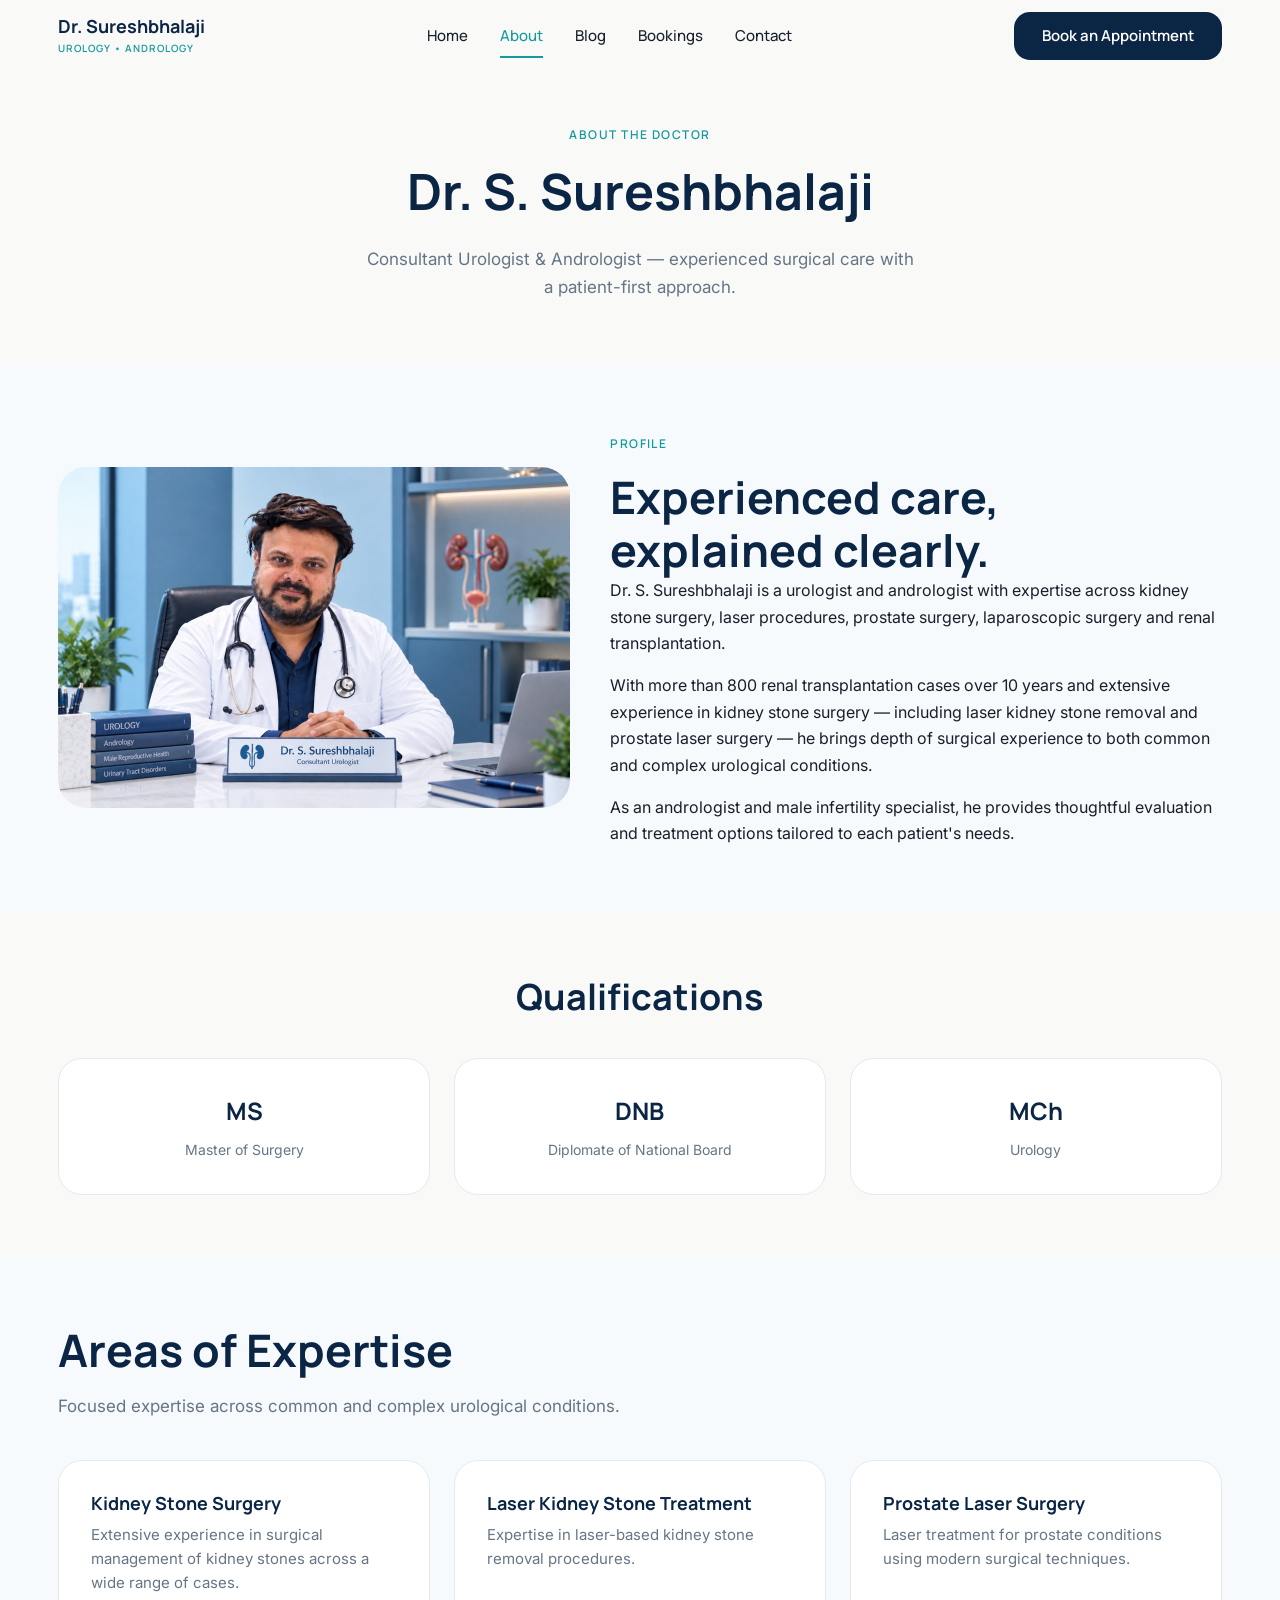
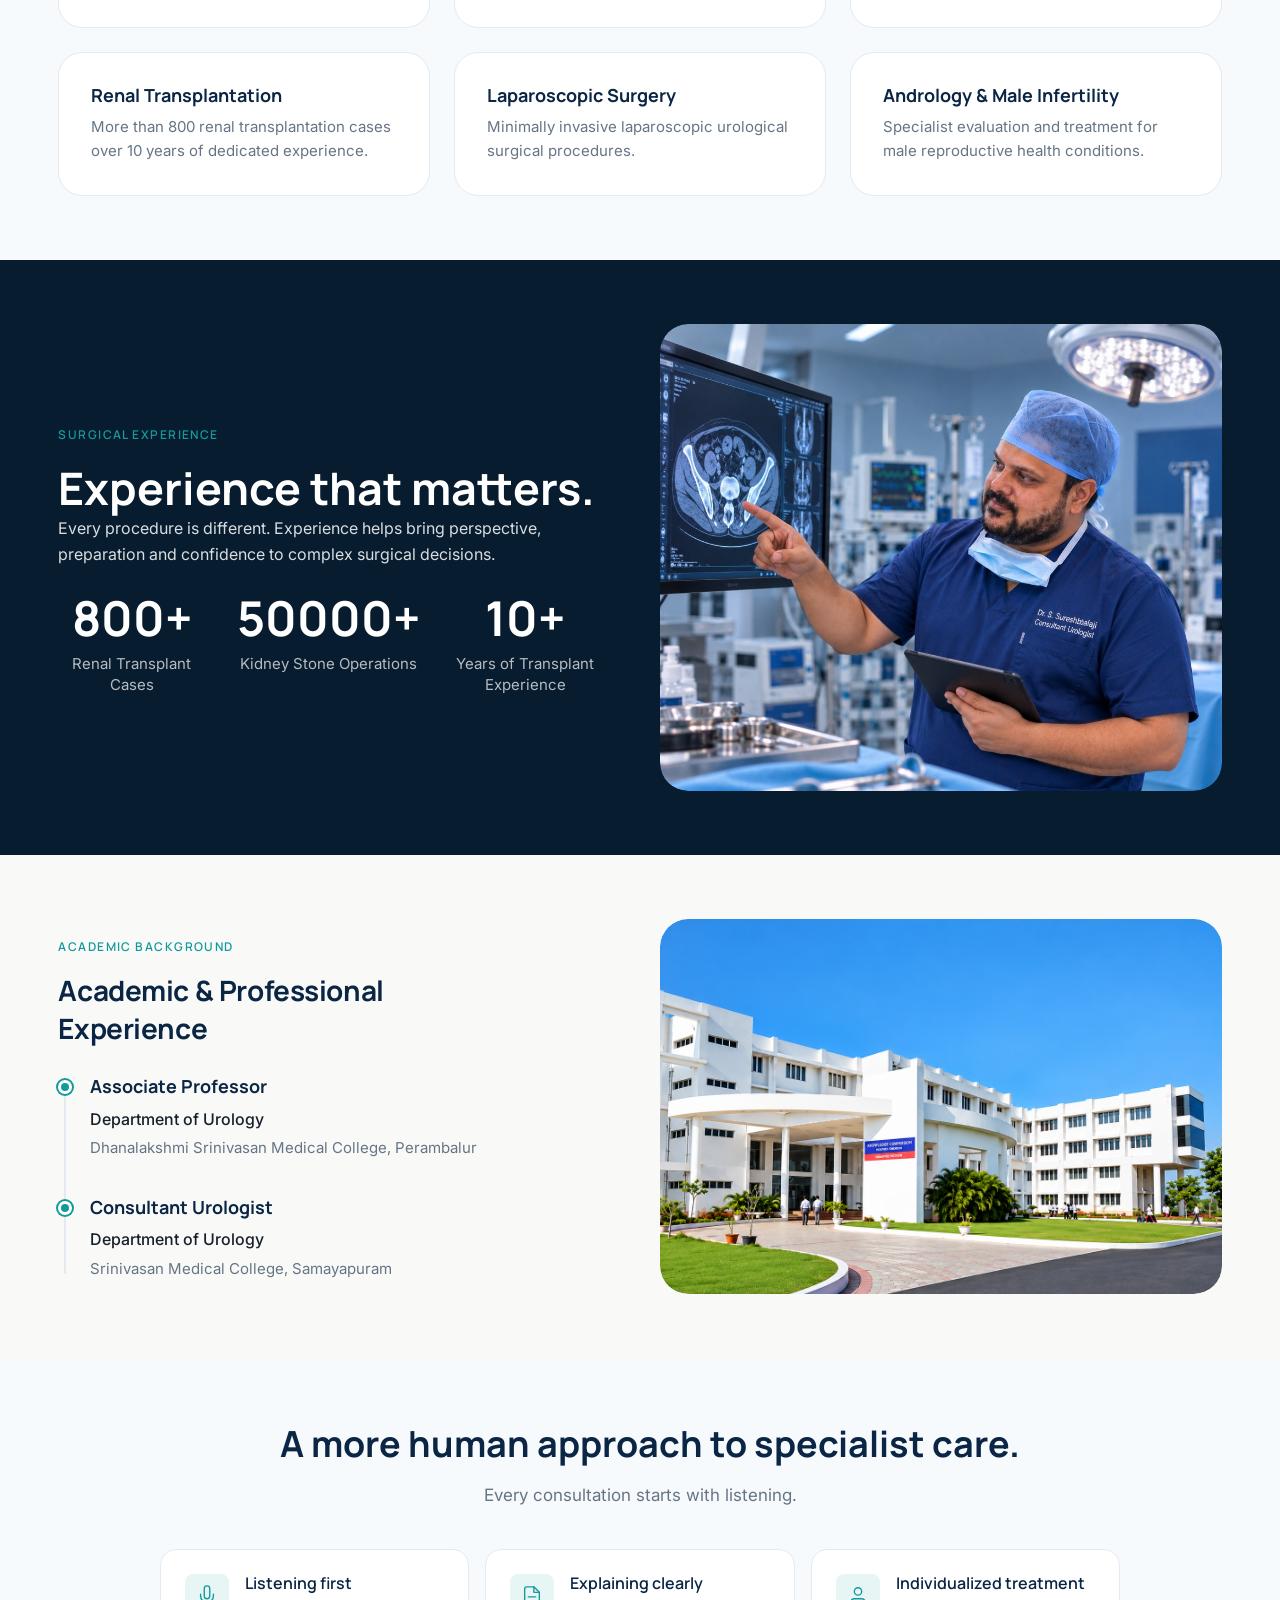
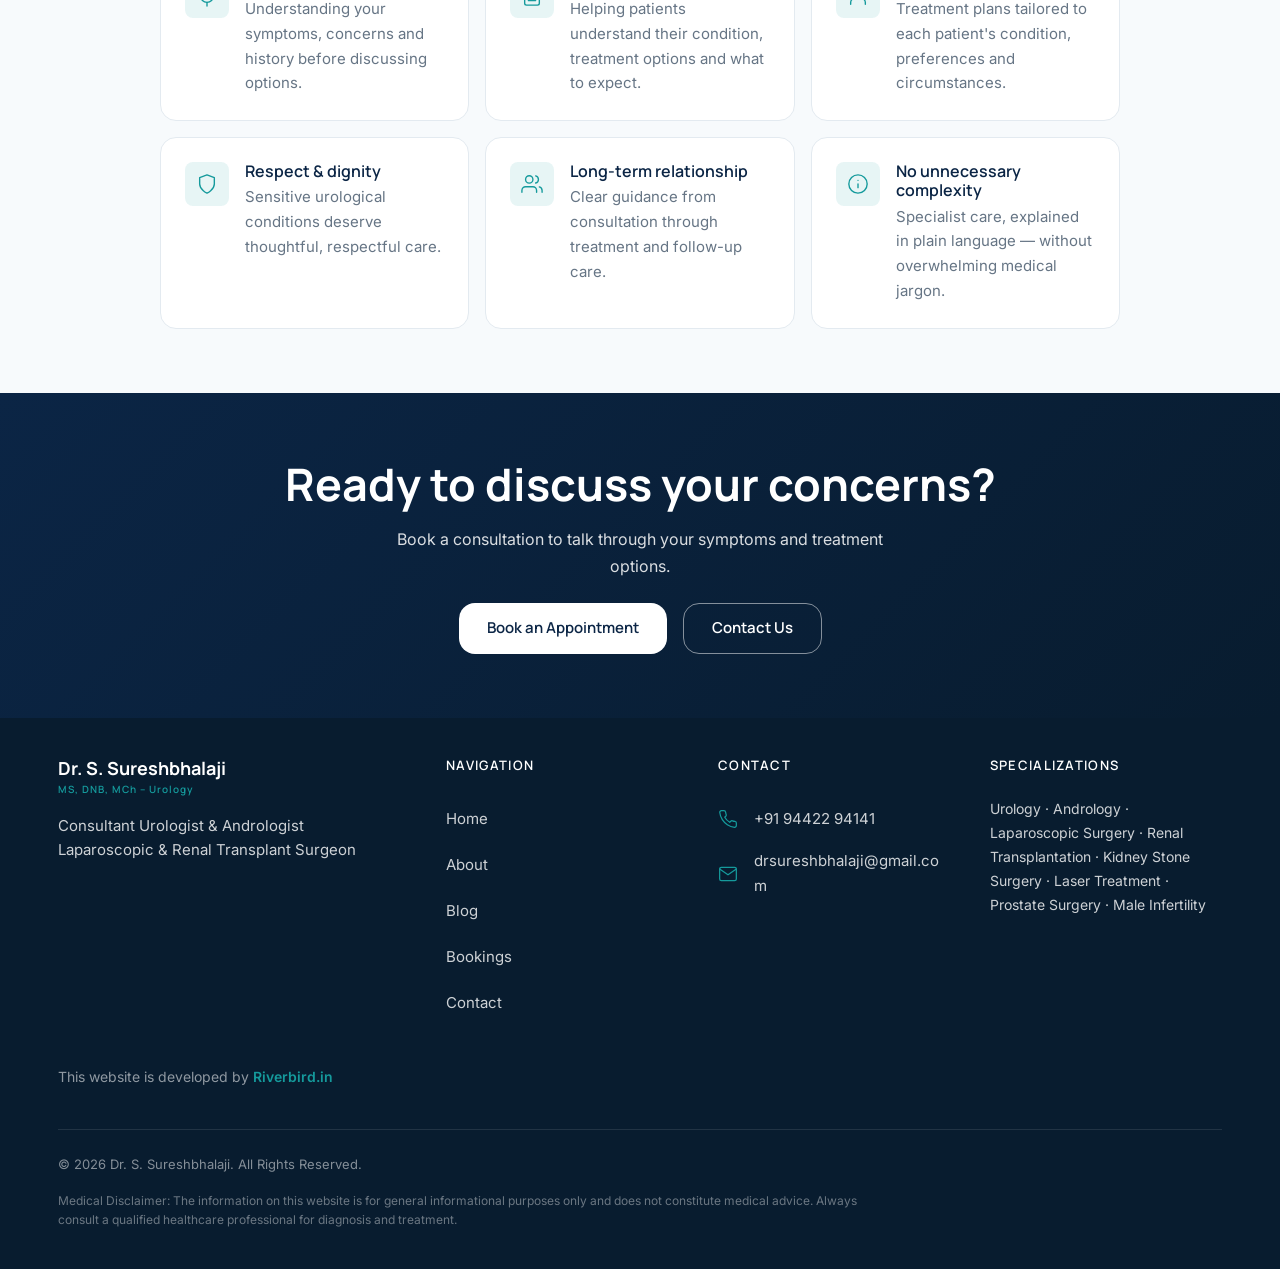
<file: about.html>
<!DOCTYPE html>
<html lang="en">

<head>
  <meta charset="UTF-8">
  <meta name="viewport" content="width=device-width, initial-scale=1.0, viewport-fit=cover">
  <title>About Dr. S. Sureshbhalaji | Urologist &amp; Andrologist</title>
  <meta name="description"
    content="Learn about Dr. S. Sureshbhalaji — qualifications, surgical experience, academic background and patient-first approach to urological care.">
  <link rel="canonical" href="https://[YOUR-DOMAIN]/about.html">
  <meta property="og:title" content="About Dr. S. Sureshbhalaji">
  <meta property="og:description"
    content="Consultant Urologist &amp; Andrologist with expertise in kidney stone surgery, laser procedures, prostate surgery and renal transplantation.">
  <meta property="og:type" content="website">
  <meta property="og:url" content="https://[YOUR-DOMAIN]/about.html">
  <meta name="referrer" content="strict-origin-when-cross-origin">
  <link rel="preconnect" href="https://fonts.googleapis.com">
  <link rel="preconnect" href="https://fonts.gstatic.com" crossorigin>
  <link
    href="https://fonts.googleapis.com/css2?family=Inter:wght@400;500;600&family=Manrope:wght@500;600;700;800&display=swap"
    rel="stylesheet">
  <link rel="stylesheet" href="css/variables.css">
  <link rel="stylesheet" href="css/base.css">
  <link rel="stylesheet" href="css/components.css">
  <link rel="stylesheet" href="css/layout.css">
  <link rel="stylesheet" href="css/responsive.css">
  <link rel="stylesheet" href="css/animations.css">
</head>

<body>

  <header class="site-header site-header--solid">
    <div class="container site-header__inner">
      <a href="index.html" class="site-header__logo brand-mark" aria-label="Dr. Sureshbhalaji — Home">
        <div class="brand-mark__name">Dr. Sureshbhalaji</div>
        <div class="brand-mark__tagline">UROLOGY • ANDROLOGY</div>
      </a>
      <nav class="site-nav" aria-label="Main navigation">
        <ul class="site-nav__list">
          <li><a href="index.html" class="site-nav__link" data-nav-link>Home</a></li>
          <li><a href="about.html" class="site-nav__link" data-nav-link>About</a></li>
          <li><a href="blog.html" class="site-nav__link" data-nav-link data-blog-link>Blog</a></li>
          <li><a href="bookings.html" class="site-nav__link" data-nav-link>Bookings</a></li>
          <li><a href="contact.html" class="site-nav__link" data-nav-link>Contact</a></li>
        </ul>
      </nav>
      <div class="site-header__actions">
        <a href="bookings.html" class="btn btn--primary site-header__cta">Book an Appointment</a>
      </div>
      <button class="menu-toggle" aria-label="Open menu" aria-expanded="false" aria-controls="mobile-nav">
        <span class="menu-toggle__bar"></span>
        <span class="menu-toggle__bar"></span>
        <span class="menu-toggle__bar"></span>
      </button>
    </div>
  </header>

  <div class="mobile-nav" id="mobile-nav" aria-hidden="true">
    <div class="mobile-nav__overlay" aria-hidden="true"></div>
    <div class="mobile-nav__panel" tabindex="-1" role="dialog" aria-label="Mobile navigation">
      <ul class="mobile-nav__list">
        <li><a href="index.html" class="mobile-nav__link" data-nav-link>Home</a></li>
        <li><a href="about.html" class="mobile-nav__link" data-nav-link>About</a></li>
        <li><a href="blog.html" class="mobile-nav__link" data-nav-link data-blog-link>Blog</a></li>
        <li><a href="bookings.html" class="mobile-nav__link" data-nav-link>Bookings</a></li>
        <li><a href="contact.html" class="mobile-nav__link" data-nav-link>Contact</a></li>
      </ul>
      <a href="bookings.html" class="btn btn--primary btn--full mobile-nav__cta">Book an Appointment</a>
    </div>
  </div>

  <main>

    <section class="page-hero" aria-labelledby="page-heading">
      <div class="container reveal">
        <span class="eyebrow">About the Doctor</span>
        <h1 id="page-heading">Dr. S. Sureshbhalaji</h1>
        <p>Consultant Urologist &amp; Andrologist — experienced surgical care with a patient-first approach.</p>
      </div>
    </section>

    <!-- Doctor Profile -->
    <section class="section" aria-labelledby="profile-heading">
      <div class="container">
        <div class="profile-grid">
          <div class="profile-grid__image reveal">
            <div class="image-frame">
              <img class="doctor-portrait doctor-portrait--about" data-image="doctorAbout"
                src="assets/images/doctor-about.jpg" alt="Dr. S. Sureshbhalaji — Consultant Urologist in his office"
                width="1024" height="682" loading="lazy">
            </div>
          </div>
          <div class="reveal">
            <span class="eyebrow">Profile</span>
            <h2 id="profile-heading">Experienced care, explained clearly.</h2>
            <p>Dr. S. Sureshbhalaji is a urologist and andrologist with expertise across kidney stone surgery, laser
              procedures, prostate surgery, laparoscopic surgery and renal transplantation.</p>
            <p>With more than 800 renal transplantation cases over 10 years and extensive experience in kidney stone
              surgery — including laser kidney stone removal and prostate laser surgery — he brings depth of surgical
              experience to both common and complex urological conditions.</p>
            <p>As an andrologist and male infertility specialist, he provides thoughtful evaluation and treatment
              options tailored to each patient's needs.</p>
          </div>
        </div>
      </div>
    </section>

    <!-- Qualifications -->
    <section class="section section--warm" aria-labelledby="qualifications-heading">
      <div class="container">
        <div class="section-header section-header--center reveal">
          <h2 id="qualifications-heading">Qualifications</h2>
        </div>
        <div class="qual-grid">
          <div class="card qual-card reveal">
            <div class="qual-card__degree">MS</div>
            <div class="qual-card__field">Master of Surgery</div>
          </div>
          <div class="card qual-card reveal">
            <div class="qual-card__degree">DNB</div>
            <div class="qual-card__field">Diplomate of National Board</div>
          </div>
          <div class="card qual-card reveal">
            <div class="qual-card__degree">MCh</div>
            <div class="qual-card__field">Urology</div>
          </div>
        </div>
      </div>
    </section>

    <!-- Areas of Expertise -->
    <section class="section" aria-labelledby="about-expertise-heading">
      <div class="container">
        <div class="section-header reveal">
          <h2 id="about-expertise-heading">Areas of Expertise</h2>
          <p>Focused expertise across common and complex urological conditions.</p>
        </div>
        <div class="expertise-grid">
          <article class="card reveal">
            <h3 class="card__title">Kidney Stone Surgery</h3>
            <p class="card__text">Extensive experience in surgical management of kidney stones across a wide range of
              cases.</p>
          </article>
          <article class="card reveal">
            <h3 class="card__title">Laser Kidney Stone Treatment</h3>
            <p class="card__text">Expertise in laser-based kidney stone removal procedures.</p>
          </article>
          <article class="card reveal">
            <h3 class="card__title">Prostate Laser Surgery</h3>
            <p class="card__text">Laser treatment for prostate conditions using modern surgical techniques.</p>
          </article>
          <article class="card reveal">
            <h3 class="card__title">Renal Transplantation</h3>
            <p class="card__text">More than 800 renal transplantation cases over 10 years of dedicated experience.</p>
          </article>
          <article class="card reveal">
            <h3 class="card__title">Laparoscopic Surgery</h3>
            <p class="card__text">Minimally invasive laparoscopic urological surgical procedures.</p>
          </article>
          <article class="card reveal">
            <h3 class="card__title">Andrology &amp; Male Infertility</h3>
            <p class="card__text">Specialist evaluation and treatment for male reproductive health conditions.</p>
          </article>
        </div>
      </div>
    </section>

    <!-- Surgical Experience -->
    <section class="section section--dark" aria-labelledby="surgical-exp-heading">
      <div class="container">
        <div class="split-grid">
          <div class="split-grid__content reveal">
            <span class="eyebrow" style="color: var(--color-secondary);">Surgical Experience</span>
            <h2 id="surgical-exp-heading">Experience that matters.</h2>
            <p>Every procedure is different. Experience helps bring perspective, preparation and confidence to complex
              surgical decisions.</p>
            <div class="experience-stats" style="margin-top: var(--gap-lg); margin-bottom: 0;">
              <div class="stat">
                <div class="stat__number">800+</div>
                <div class="stat__label">Renal Transplant Cases</div>
              </div>
              <div class="stat">
                <div class="stat__number">50000+</div>
                <div class="stat__label">Kidney Stone Operations</div>
              </div>
              <div class="stat">
                <div class="stat__number">10+</div>
                <div class="stat__label">Years of Transplant Experience</div>
              </div>
            </div>
          </div>
          <div class="split-grid__visual reveal">
            <div class="image-frame image-frame--ratio-6-5">
              <img class="split-grid__photo split-grid__photo--surgery" data-image="surgery"
                src="assets/images/surgery.jpg" alt="Dr. S. Sureshbhalaji in the surgical environment reviewing imaging"
                width="1024" height="853" loading="lazy">
            </div>
          </div>
        </div>
      </div>
    </section>

    <!-- Academic Experience -->
    <section class="section section--warm" aria-labelledby="about-academic-heading">
      <div class="container">
        <div class="split-grid">
          <div class="split-grid__content reveal">
            <span class="eyebrow">Academic Background</span>
            <h2 id="about-academic-heading" class="heading-subsection">Academic &amp; Professional<br>Experience</h2>
            <div class="timeline">
              <div class="timeline__item">
                <div class="timeline__role">Associate Professor</div>
                <div class="timeline__dept">Department of Urology</div>
                <div class="timeline__institution">Dhanalakshmi Srinivasan Medical College, Perambalur</div>
              </div>
              <div class="timeline__item">
                <div class="timeline__role">Consultant Urologist</div>
                <div class="timeline__dept">Department of Urology</div>
                <div class="timeline__institution">Srinivasan Medical College, Samayapuram</div>
              </div>
            </div>
          </div>
          <div class="split-grid__visual reveal">
            <div class="image-frame image-frame--ratio-3-2">
              <img class="split-grid__photo split-grid__photo--hospital" data-image="hospital"
                src="assets/images/hospital_2.png" alt="Modern hospital reception and clinical environment" width="1024"
                height="682" loading="lazy">
            </div>
          </div>
        </div>
      </div>
    </section>

    <!-- Personal Approach -->
    <section class="section" aria-labelledby="approach-heading">
      <div class="container">
        <div class="section-header section-header--center reveal">
          <h2 id="approach-heading">A more human approach to specialist care.</h2>
          <p>Every consultation starts with listening.</p>
        </div>
        <div class="approach-grid">
          <div class="approach-item reveal">
            <div class="approach-item__icon" aria-hidden="true">
              <svg viewBox="0 0 24 24" fill="none" stroke="currentColor" stroke-width="1.5" stroke-linecap="round"
                stroke-linejoin="round">
                <path d="M12 1a3 3 0 0 0-3 3v8a3 3 0 0 0 6 0V4a3 3 0 0 0-3-3z" />
                <path d="M19 10v2a7 7 0 0 1-14 0v-2" />
                <line x1="12" y1="19" x2="12" y2="23" />
              </svg>
            </div>
            <div>
              <h3 class="approach-item__title">Listening first</h3>
              <p class="approach-item__text">Understanding your symptoms, concerns and history before discussing
                options.</p>
            </div>
          </div>
          <div class="approach-item reveal">
            <div class="approach-item__icon" aria-hidden="true">
              <svg viewBox="0 0 24 24" fill="none" stroke="currentColor" stroke-width="1.5" stroke-linecap="round"
                stroke-linejoin="round">
                <path d="M14 2H6a2 2 0 0 0-2 2v16a2 2 0 0 0 2 2h12a2 2 0 0 0 2-2V8z" />
                <polyline points="14 2 14 8 20 8" />
                <line x1="16" y1="13" x2="8" y2="13" />
                <line x1="16" y1="17" x2="8" y2="17" />
              </svg>
            </div>
            <div>
              <h3 class="approach-item__title">Explaining clearly</h3>
              <p class="approach-item__text">Helping patients understand their condition, treatment options and what to
                expect.</p>
            </div>
          </div>
          <div class="approach-item reveal">
            <div class="approach-item__icon" aria-hidden="true">
              <svg viewBox="0 0 24 24" fill="none" stroke="currentColor" stroke-width="1.5" stroke-linecap="round"
                stroke-linejoin="round">
                <path d="M20 21v-2a4 4 0 0 0-4-4H8a4 4 0 0 0-4 4v2" />
                <circle cx="12" cy="7" r="4" />
              </svg>
            </div>
            <div>
              <h3 class="approach-item__title">Individualized treatment</h3>
              <p class="approach-item__text">Treatment plans tailored to each patient's condition, preferences and
                circumstances.</p>
            </div>
          </div>
          <div class="approach-item reveal">
            <div class="approach-item__icon" aria-hidden="true">
              <svg viewBox="0 0 24 24" fill="none" stroke="currentColor" stroke-width="1.5" stroke-linecap="round"
                stroke-linejoin="round">
                <path d="M12 22s8-4 8-10V5l-8-3-8 3v7c0 6 8 10 8 10z" />
              </svg>
            </div>
            <div>
              <h3 class="approach-item__title">Respect &amp; dignity</h3>
              <p class="approach-item__text">Sensitive urological conditions deserve thoughtful, respectful care.</p>
            </div>
          </div>
          <div class="approach-item reveal">
            <div class="approach-item__icon" aria-hidden="true">
              <svg viewBox="0 0 24 24" fill="none" stroke="currentColor" stroke-width="1.5" stroke-linecap="round"
                stroke-linejoin="round">
                <path d="M17 21v-2a4 4 0 0 0-4-4H5a4 4 0 0 0-4 4v2" />
                <circle cx="9" cy="7" r="4" />
                <path d="M23 21v-2a4 4 0 0 0-3-3.87" />
                <path d="M16 3.13a4 4 0 0 1 0 7.75" />
              </svg>
            </div>
            <div>
              <h3 class="approach-item__title">Long-term relationship</h3>
              <p class="approach-item__text">Clear guidance from consultation through treatment and follow-up care.</p>
            </div>
          </div>
          <div class="approach-item reveal">
            <div class="approach-item__icon" aria-hidden="true">
              <svg viewBox="0 0 24 24" fill="none" stroke="currentColor" stroke-width="1.5" stroke-linecap="round"
                stroke-linejoin="round">
                <circle cx="12" cy="12" r="10" />
                <path d="M12 16v-4" />
                <path d="M12 8h.01" />
              </svg>
            </div>
            <div>
              <h3 class="approach-item__title">No unnecessary complexity</h3>
              <p class="approach-item__text">Specialist care, explained in plain language — without overwhelming medical
                jargon.</p>
            </div>
          </div>
        </div>
      </div>
    </section>

    <!-- CTA -->
    <section class="section cta-section" aria-labelledby="about-cta-heading">
      <div class="container reveal">
        <h2 id="about-cta-heading">Ready to discuss your concerns?</h2>
        <p>Book a consultation to talk through your symptoms and treatment options.</p>
        <div class="btn-group btn-group--responsive">
          <a href="bookings.html" class="btn btn--white">Book an Appointment</a>
          <a href="contact.html" class="btn btn--outline-white">Contact Us</a>
        </div>
      </div>
    </section>

  </main>

  <footer class="site-footer">
    <div class="container">
      <div class="site-footer__grid">
        <div class="site-footer__brand">
          <div class="brand-mark">
            <div class="brand-mark__name">Dr. S. Sureshbhalaji</div>
            <div class="brand-mark__tagline">MS, DNB, MCh – Urology</div>
          </div>
          <p>Consultant Urologist &amp; Andrologist<br>Laparoscopic &amp; Renal Transplant Surgeon</p>
        </div>
        <div>
          <h3 class="site-footer__heading">Navigation</h3>
          <nav class="site-footer__links" aria-label="Footer navigation">
            <a href="index.html">Home</a>
            <a href="about.html">About</a>
            <a href="blog.html" data-blog-link>Blog</a>
            <a href="bookings.html">Bookings</a>
            <a href="contact.html">Contact</a>
          </nav>
        </div>
        <div>
          <h3 class="site-footer__heading">Contact</h3>
          <div class="site-footer__contact">
            <a href="tel:+919442294141" class="site-footer__contact-link" data-contact-phone>
              <svg class="site-footer__contact-icon" viewBox="0 0 24 24" fill="none" stroke="currentColor"
                stroke-width="1.5" stroke-linecap="round" stroke-linejoin="round" aria-hidden="true">
                <path
                  d="M22 16.92v3a2 2 0 0 1-2.18 2 19.79 19.79 0 0 1-8.63-3.07 19.5 19.5 0 0 1-6-6 19.79 19.79 0 0 1-3.07-8.67A2 2 0 0 1 4.11 2h3a2 2 0 0 1 2 1.72c.127.96.361 1.903.7 2.81a2 2 0 0 1-.45 2.11L8.09 9.91a16 16 0 0 0 6 6l1.27-1.27a2 2 0 0 1 2.11-.45c.907.339 1.85.573 2.81.7A2 2 0 0 1 22 16.92z" />
              </svg>
              <span class="site-footer__contact-text">+91 94422 94141</span>
            </a>
            <a href="mailto:drsureshbhalaji@gmail.com" class="site-footer__contact-link" data-contact-email>
              <svg class="site-footer__contact-icon" viewBox="0 0 24 24" fill="none" stroke="currentColor"
                stroke-width="1.5" stroke-linecap="round" stroke-linejoin="round" aria-hidden="true">
                <path d="M4 4h16c1.1 0 2 .9 2 2v12c0 1.1-.9 2-2 2H4c-1.1 0-2-.9-2-2V6c0-1.1.9-2 2-2z" />
                <polyline points="22,6 12,13 2,6" />
              </svg>
              <span class="site-footer__contact-text">drsureshbhalaji@gmail.com</span>
            </a>
          </div>
        </div>
        <div>
          <h3 class="site-footer__heading">Specializations</h3>
          <p style="font-size: 0.875rem; line-height: 1.7;">Urology · Andrology · Laparoscopic Surgery · Renal
            Transplantation · Kidney Stone Surgery · Laser Treatment · Prostate Surgery · Male Infertility</p>
        </div>
      </div>
      <p class="site-footer__credit">This website is developed by <a href="https://riverbird.in" target="_blank"
          rel="noopener noreferrer">Riverbird.in</a></p>
      <div class="site-footer__bottom">
        <p class="site-footer__copyright">&copy; 2026 Dr. S. Sureshbhalaji. All Rights Reserved.</p>
        <p class="site-footer__disclaimer">Medical Disclaimer: The information on this website is for general
          informational purposes only and does not constitute medical advice. Always consult a qualified healthcare
          professional for diagnosis and treatment.</p>
      </div>
    </div>
  </footer>

  <nav class="mobile-cta-bar" aria-label="Quick actions">
    <a href="#" class="mobile-cta-bar__item" data-contact-phone aria-label="Call clinic">
      <svg viewBox="0 0 24 24" fill="none" stroke="currentColor" stroke-width="1.5" stroke-linecap="round"
        stroke-linejoin="round" aria-hidden="true">
        <path
          d="M22 16.92v3a2 2 0 0 1-2.18 2 19.79 19.79 0 0 1-8.63-3.07 19.5 19.5 0 0 1-6-6 19.79 19.79 0 0 1-3.07-8.67A2 2 0 0 1 4.11 2h3a2 2 0 0 1 2 1.72c.127.96.361 1.903.7 2.81a2 2 0 0 1-.45 2.11L8.09 9.91a16 16 0 0 0 6 6l1.27-1.27a2 2 0 0 1 2.11-.45c.907.339 1.85.573 2.81.7A2 2 0 0 1 22 16.92z" />
      </svg>
      Call
    </a>
    <a href="#" class="mobile-cta-bar__item" data-contact-whatsapp aria-label="WhatsApp clinic">
      <svg viewBox="0 0 24 24" fill="none" stroke="currentColor" stroke-width="1.5" stroke-linecap="round"
        stroke-linejoin="round" aria-hidden="true">
        <path
          d="M21 11.5a8.38 8.38 0 0 1-.9 3.8 8.5 8.5 0 0 1-7.6 4.7 8.38 8.38 0 0 1-3.8-.9L3 21l1.9-5.7a8.38 8.38 0 0 1-.9-3.8 8.5 8.5 0 0 1 4.7-7.6 8.38 8.38 0 0 1 3.8-.9h.5a8.48 8.48 0 0 1 8 8v.5z" />
      </svg>
      WhatsApp
    </a>
    <a href="bookings.html" class="mobile-cta-bar__item mobile-cta-bar__item--primary" aria-label="Book an appointment">
      <svg viewBox="0 0 24 24" fill="none" stroke="currentColor" stroke-width="1.5" stroke-linecap="round"
        stroke-linejoin="round" aria-hidden="true">
        <rect x="3" y="4" width="18" height="18" rx="2" ry="2" />
        <line x1="16" y1="2" x2="16" y2="6" />
        <line x1="8" y1="2" x2="8" y2="6" />
        <line x1="3" y1="10" x2="21" y2="10" />
      </svg>
      Book
    </a>
  </nav>

  <script type="module" src="js/main.js"></script>
  <script src="js/navigation.js"></script>
</body>

</html>
</file>
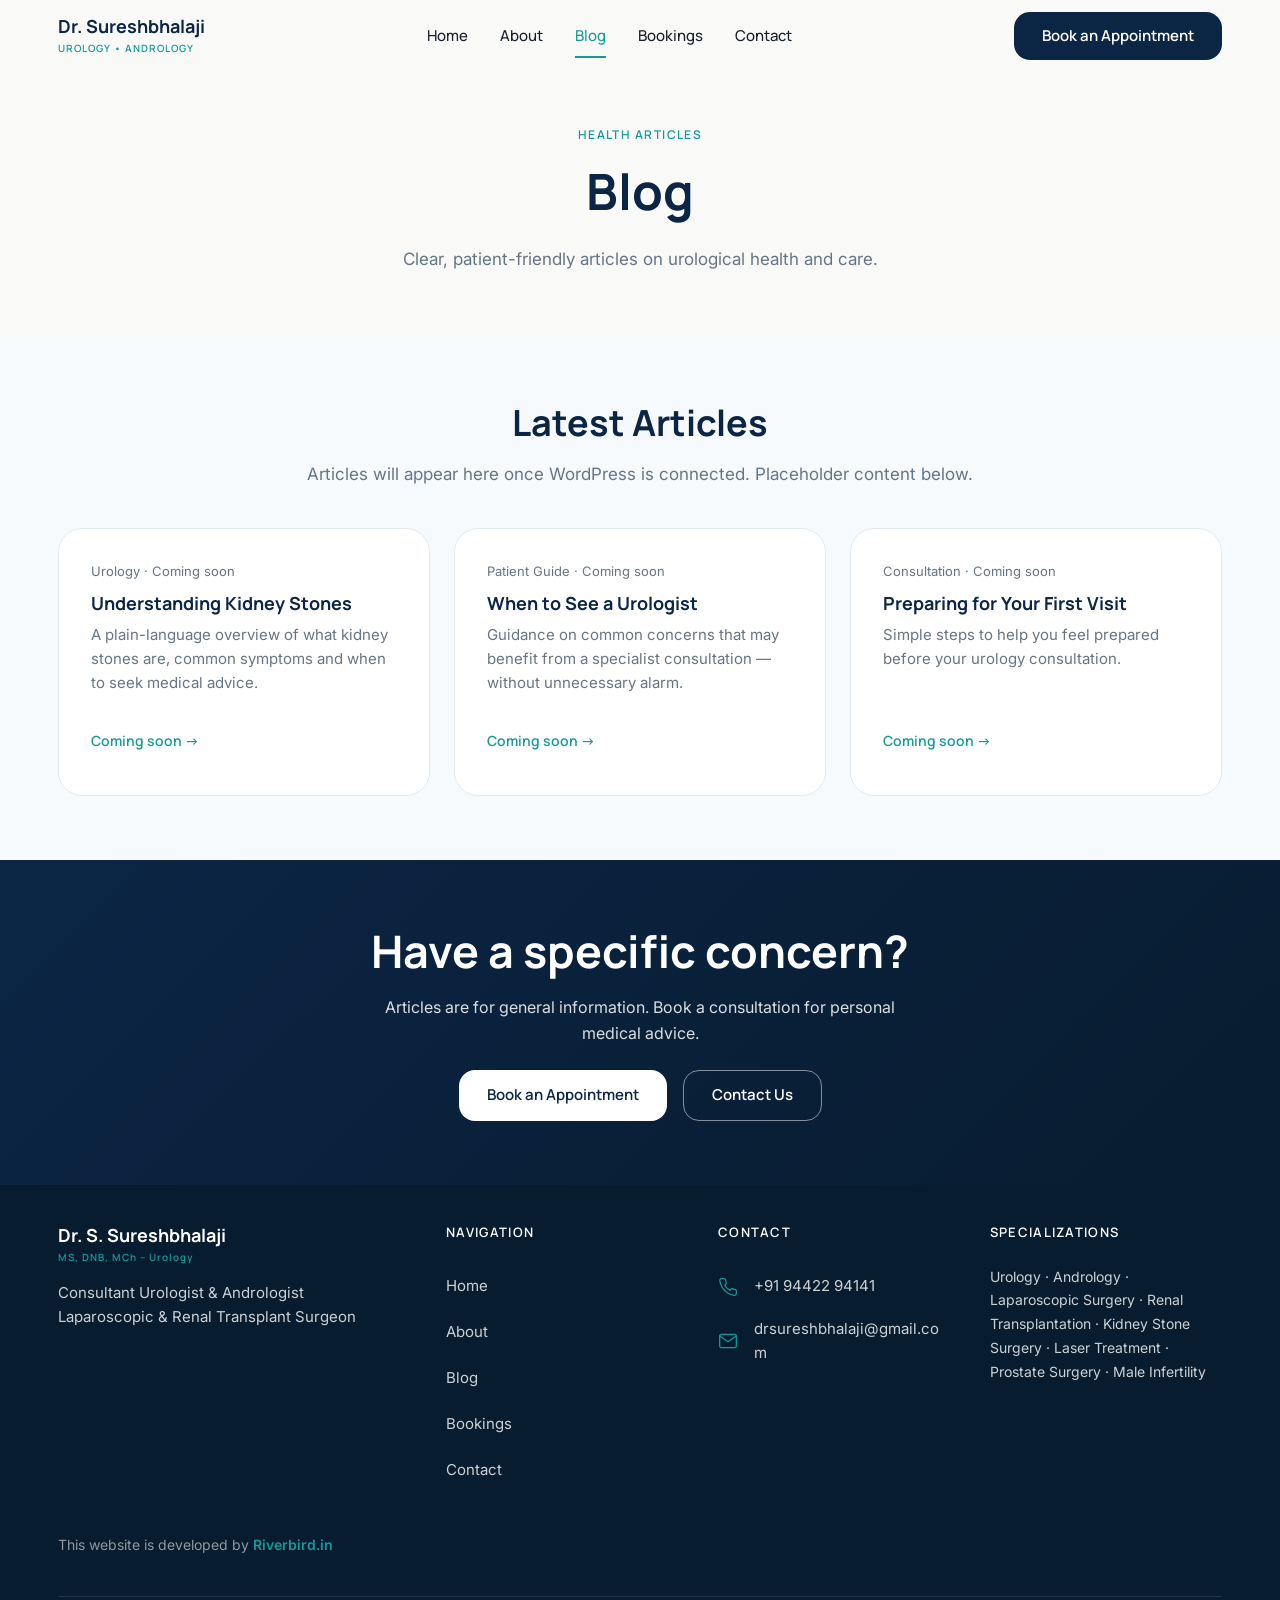
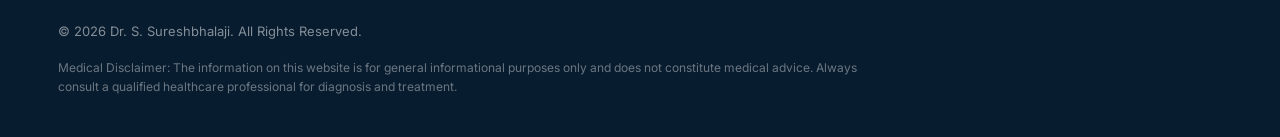
<file: blog.html>
<!DOCTYPE html>
<html lang="en">
<head>
  <meta charset="UTF-8">
  <meta name="viewport" content="width=device-width, initial-scale=1.0, viewport-fit=cover">
  <title>Blog | Dr. S. Sureshbhalaji</title>
  <meta name="description" content="Health articles and urology insights from Dr. S. Sureshbhalaji — clear, patient-friendly medical information.">
  <link rel="canonical" href="https://[YOUR-DOMAIN]/blog.html">
  <meta property="og:title" content="Blog | Dr. S. Sureshbhalaji">
  <meta property="og:description" content="Articles on urological health, kidney care and patient guidance.">
  <meta property="og:type" content="website">
  <meta property="og:url" content="https://[YOUR-DOMAIN]/blog.html">
  <meta name="referrer" content="strict-origin-when-cross-origin">
  <link rel="preconnect" href="https://fonts.googleapis.com">
  <link rel="preconnect" href="https://fonts.gstatic.com" crossorigin>
  <link href="https://fonts.googleapis.com/css2?family=Inter:wght@400;500;600&family=Manrope:wght@500;600;700;800&display=swap" rel="stylesheet">
  <link rel="stylesheet" href="css/variables.css">
  <link rel="stylesheet" href="css/base.css">
  <link rel="stylesheet" href="css/components.css">
  <link rel="stylesheet" href="css/layout.css">
  <link rel="stylesheet" href="css/responsive.css">
  <link rel="stylesheet" href="css/animations.css">
</head>
<body>

  <header class="site-header site-header--solid">
    <div class="container site-header__inner">
      <a href="index.html" class="site-header__logo brand-mark" aria-label="Dr. Sureshbhalaji — Home">
        <div class="brand-mark__name">Dr. Sureshbhalaji</div>
        <div class="brand-mark__tagline">UROLOGY • ANDROLOGY</div>
      </a>
      <nav class="site-nav" aria-label="Main navigation">
        <ul class="site-nav__list">
          <li><a href="index.html" class="site-nav__link" data-nav-link>Home</a></li>
          <li><a href="about.html" class="site-nav__link" data-nav-link>About</a></li>
          <li><a href="blog.html" class="site-nav__link" data-nav-link data-blog-link>Blog</a></li>
          <li><a href="bookings.html" class="site-nav__link" data-nav-link>Bookings</a></li>
          <li><a href="contact.html" class="site-nav__link" data-nav-link>Contact</a></li>
        </ul>
      </nav>
      <div class="site-header__actions">
        <a href="bookings.html" class="btn btn--primary site-header__cta">Book an Appointment</a>
      </div>
      <button class="menu-toggle" aria-label="Open menu" aria-expanded="false" aria-controls="mobile-nav">
        <span class="menu-toggle__bar"></span>
        <span class="menu-toggle__bar"></span>
        <span class="menu-toggle__bar"></span>
      </button>
    </div>
  </header>

  <div class="mobile-nav" id="mobile-nav" aria-hidden="true">
    <div class="mobile-nav__overlay" aria-hidden="true"></div>
    <div class="mobile-nav__panel" tabindex="-1" role="dialog" aria-label="Mobile navigation">
      <ul class="mobile-nav__list">
        <li><a href="index.html" class="mobile-nav__link" data-nav-link>Home</a></li>
        <li><a href="about.html" class="mobile-nav__link" data-nav-link>About</a></li>
        <li><a href="blog.html" class="mobile-nav__link" data-nav-link data-blog-link>Blog</a></li>
        <li><a href="bookings.html" class="mobile-nav__link" data-nav-link>Bookings</a></li>
        <li><a href="contact.html" class="mobile-nav__link" data-nav-link>Contact</a></li>
      </ul>
      <a href="bookings.html" class="btn btn--primary btn--full mobile-nav__cta">Book an Appointment</a>
    </div>
  </div>

  <main>

    <section class="page-hero" aria-labelledby="blog-heading">
      <div class="container reveal">
        <span class="eyebrow">Health Articles</span>
        <h1 id="blog-heading">Blog</h1>
        <p>Clear, patient-friendly articles on urological health and care.</p>
      </div>
    </section>

    <!-- WordPress bridge (shown when wordpressUrl is set in js/main.js) -->
    <section class="section section--warm" id="blog-wordpress-bridge" hidden aria-labelledby="blog-bridge-heading">
      <div class="container">
        <div class="blog-bridge reveal">
          <h2 id="blog-bridge-heading" class="heading-subsection">Articles on our<br>WordPress blog</h2>
          <p>Our latest health articles are published on our WordPress blog. Click below to read them.</p>
          <a href="#" class="btn btn--primary" data-blog-external>Visit the Blog</a>
        </div>
      </div>
    </section>

    <!-- WordPress embed (optional — set embedWordPress: true in js/main.js) -->
    <section class="section" id="blog-wordpress-embed" hidden aria-label="WordPress blog embed">
      <div class="container reveal">
        <div class="blog-embed">
          <iframe title="Dr. Sureshbhalaji WordPress Blog" loading="lazy"></iframe>
        </div>
      </div>
    </section>

    <!-- Placeholder articles (hidden when WordPress is connected) -->
    <section class="section" id="blog-placeholder" aria-labelledby="blog-posts-heading">
      <div class="container">
        <div class="section-header section-header--center reveal">
          <h2 id="blog-posts-heading">Latest Articles</h2>
          <p>Articles will appear here once WordPress is connected. Placeholder content below.</p>
        </div>
        <div class="blog-grid">
          <article class="card blog-card reveal">
            <p class="blog-card__meta">Urology · Coming soon</p>
            <h3 class="blog-card__title">Understanding Kidney Stones</h3>
            <p class="blog-card__excerpt">A plain-language overview of what kidney stones are, common symptoms and when to seek medical advice.</p>
            <span class="blog-card__link" aria-hidden="true">Coming soon →</span>
          </article>
          <article class="card blog-card reveal">
            <p class="blog-card__meta">Patient Guide · Coming soon</p>
            <h3 class="blog-card__title">When to See a Urologist</h3>
            <p class="blog-card__excerpt">Guidance on common concerns that may benefit from a specialist consultation — without unnecessary alarm.</p>
            <span class="blog-card__link" aria-hidden="true">Coming soon →</span>
          </article>
          <article class="card blog-card reveal">
            <p class="blog-card__meta">Consultation · Coming soon</p>
            <h3 class="blog-card__title">Preparing for Your First Visit</h3>
            <p class="blog-card__excerpt">Simple steps to help you feel prepared before your urology consultation.</p>
            <span class="blog-card__link" aria-hidden="true">Coming soon →</span>
          </article>
        </div>
      </div>
    </section>

    <section class="section cta-section" aria-labelledby="blog-cta-heading">
      <div class="container reveal">
        <h2 id="blog-cta-heading">Have a specific concern?</h2>
        <p>Articles are for general information. Book a consultation for personal medical advice.</p>
        <div class="btn-group btn-group--responsive">
          <a href="bookings.html" class="btn btn--white">Book an Appointment</a>
          <a href="contact.html" class="btn btn--outline-white">Contact Us</a>
        </div>
      </div>
    </section>

  </main>

  <footer class="site-footer">
    <div class="container">
      <div class="site-footer__grid">
        <div class="site-footer__brand">
          <div class="brand-mark">
            <div class="brand-mark__name">Dr. S. Sureshbhalaji</div>
            <div class="brand-mark__tagline">MS, DNB, MCh – Urology</div>
          </div>
          <p>Consultant Urologist &amp; Andrologist<br>Laparoscopic &amp; Renal Transplant Surgeon</p>
        </div>
        <div>
          <h3 class="site-footer__heading">Navigation</h3>
          <nav class="site-footer__links" aria-label="Footer navigation">
            <a href="index.html">Home</a>
            <a href="about.html">About</a>
            <a href="blog.html" data-blog-link>Blog</a>
            <a href="bookings.html">Bookings</a>
            <a href="contact.html">Contact</a>
          </nav>
        </div>
        <div>
          <h3 class="site-footer__heading">Contact</h3>
          <div class="site-footer__contact">
            <a href="tel:+919442294141" class="site-footer__contact-link" data-contact-phone>
              <svg class="site-footer__contact-icon" viewBox="0 0 24 24" fill="none" stroke="currentColor" stroke-width="1.5" stroke-linecap="round" stroke-linejoin="round" aria-hidden="true"><path d="M22 16.92v3a2 2 0 0 1-2.18 2 19.79 19.79 0 0 1-8.63-3.07 19.5 19.5 0 0 1-6-6 19.79 19.79 0 0 1-3.07-8.67A2 2 0 0 1 4.11 2h3a2 2 0 0 1 2 1.72c.127.96.361 1.903.7 2.81a2 2 0 0 1-.45 2.11L8.09 9.91a16 16 0 0 0 6 6l1.27-1.27a2 2 0 0 1 2.11-.45c.907.339 1.85.573 2.81.7A2 2 0 0 1 22 16.92z"/></svg>
              <span class="site-footer__contact-text">+91 94422 94141</span>
            </a>
            <a href="mailto:drsureshbhalaji@gmail.com" class="site-footer__contact-link" data-contact-email>
              <svg class="site-footer__contact-icon" viewBox="0 0 24 24" fill="none" stroke="currentColor" stroke-width="1.5" stroke-linecap="round" stroke-linejoin="round" aria-hidden="true"><path d="M4 4h16c1.1 0 2 .9 2 2v12c0 1.1-.9 2-2 2H4c-1.1 0-2-.9-2-2V6c0-1.1.9-2 2-2z"/><polyline points="22,6 12,13 2,6"/></svg>
              <span class="site-footer__contact-text">drsureshbhalaji@gmail.com</span>
            </a>
          </div>
        </div>
        <div>
          <h3 class="site-footer__heading">Specializations</h3>
          <p style="font-size: 0.875rem; line-height: 1.7;">Urology · Andrology · Laparoscopic Surgery · Renal Transplantation · Kidney Stone Surgery · Laser Treatment · Prostate Surgery · Male Infertility</p>
        </div>
      </div>
      <p class="site-footer__credit">This website is developed by <a href="https://riverbird.in" target="_blank" rel="noopener noreferrer">Riverbird.in</a></p>
      <div class="site-footer__bottom">
        <p class="site-footer__copyright">&copy; 2026 Dr. S. Sureshbhalaji. All Rights Reserved.</p>
        <p class="site-footer__disclaimer">Medical Disclaimer: The information on this website is for general informational purposes only and does not constitute medical advice. Always consult a qualified healthcare professional for diagnosis and treatment.</p>
      </div>
    </div>
  </footer>

  <nav class="mobile-cta-bar" aria-label="Quick actions">
    <a href="#" class="mobile-cta-bar__item" data-contact-phone aria-label="Call clinic">
      <svg viewBox="0 0 24 24" fill="none" stroke="currentColor" stroke-width="1.5" stroke-linecap="round" stroke-linejoin="round" aria-hidden="true"><path d="M22 16.92v3a2 2 0 0 1-2.18 2 19.79 19.79 0 0 1-8.63-3.07 19.5 19.5 0 0 1-6-6 19.79 19.79 0 0 1-3.07-8.67A2 2 0 0 1 4.11 2h3a2 2 0 0 1 2 1.72c.127.96.361 1.903.7 2.81a2 2 0 0 1-.45 2.11L8.09 9.91a16 16 0 0 0 6 6l1.27-1.27a2 2 0 0 1 2.11-.45c.907.339 1.85.573 2.81.7A2 2 0 0 1 22 16.92z"/></svg>
      Call
    </a>
    <a href="#" class="mobile-cta-bar__item" data-contact-whatsapp aria-label="WhatsApp clinic">
      <svg viewBox="0 0 24 24" fill="none" stroke="currentColor" stroke-width="1.5" stroke-linecap="round" stroke-linejoin="round" aria-hidden="true"><path d="M21 11.5a8.38 8.38 0 0 1-.9 3.8 8.5 8.5 0 0 1-7.6 4.7 8.38 8.38 0 0 1-3.8-.9L3 21l1.9-5.7a8.38 8.38 0 0 1-.9-3.8 8.5 8.5 0 0 1 4.7-7.6 8.38 8.38 0 0 1 3.8-.9h.5a8.48 8.48 0 0 1 8 8v.5z"/></svg>
      WhatsApp
    </a>
    <a href="bookings.html" class="mobile-cta-bar__item mobile-cta-bar__item--primary" aria-label="Book an appointment">
      <svg viewBox="0 0 24 24" fill="none" stroke="currentColor" stroke-width="1.5" stroke-linecap="round" stroke-linejoin="round" aria-hidden="true"><rect x="3" y="4" width="18" height="18" rx="2" ry="2"/><line x1="16" y1="2" x2="16" y2="6"/><line x1="8" y1="2" x2="8" y2="6"/><line x1="3" y1="10" x2="21" y2="10"/></svg>
      Book
    </a>
  </nav>

  <script type="module" src="js/main.js"></script>
  <script type="module" src="js/blog.js"></script>
  <script src="js/navigation.js"></script>
</body>
</html>
</file>
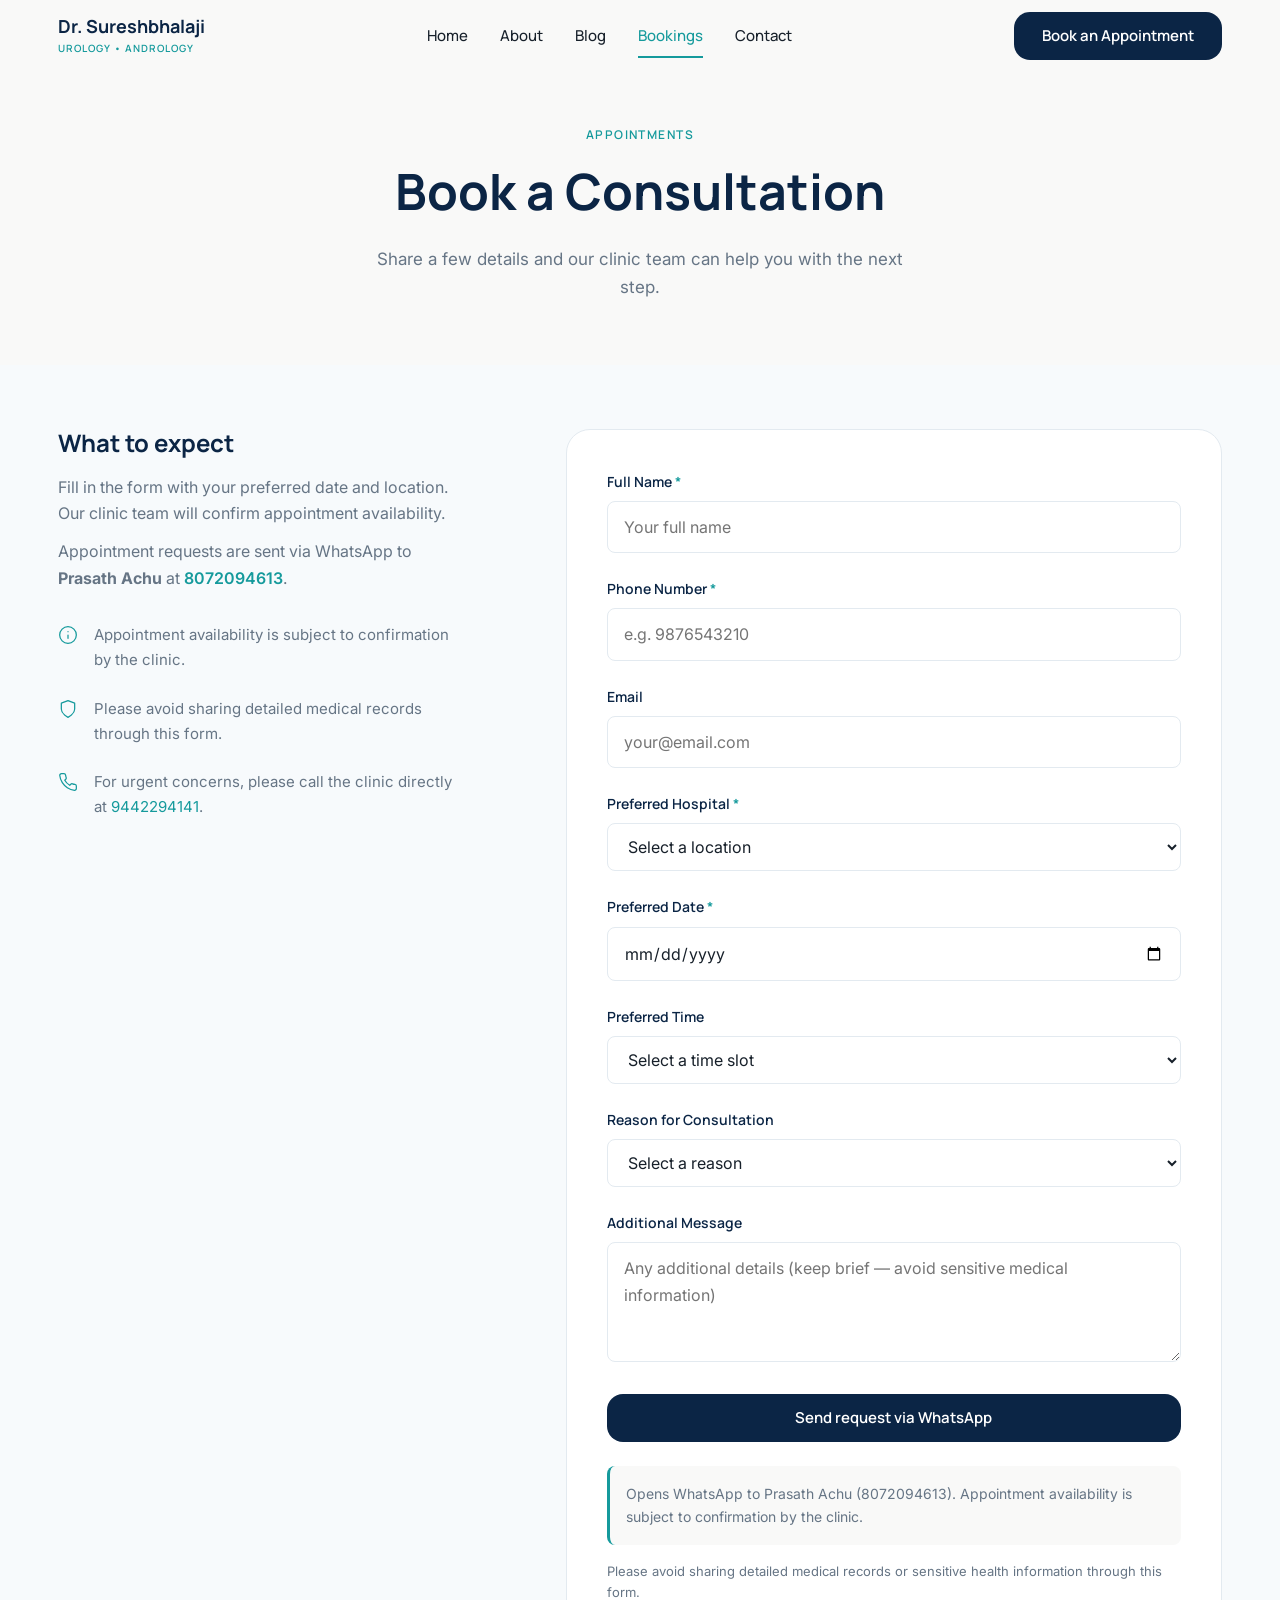
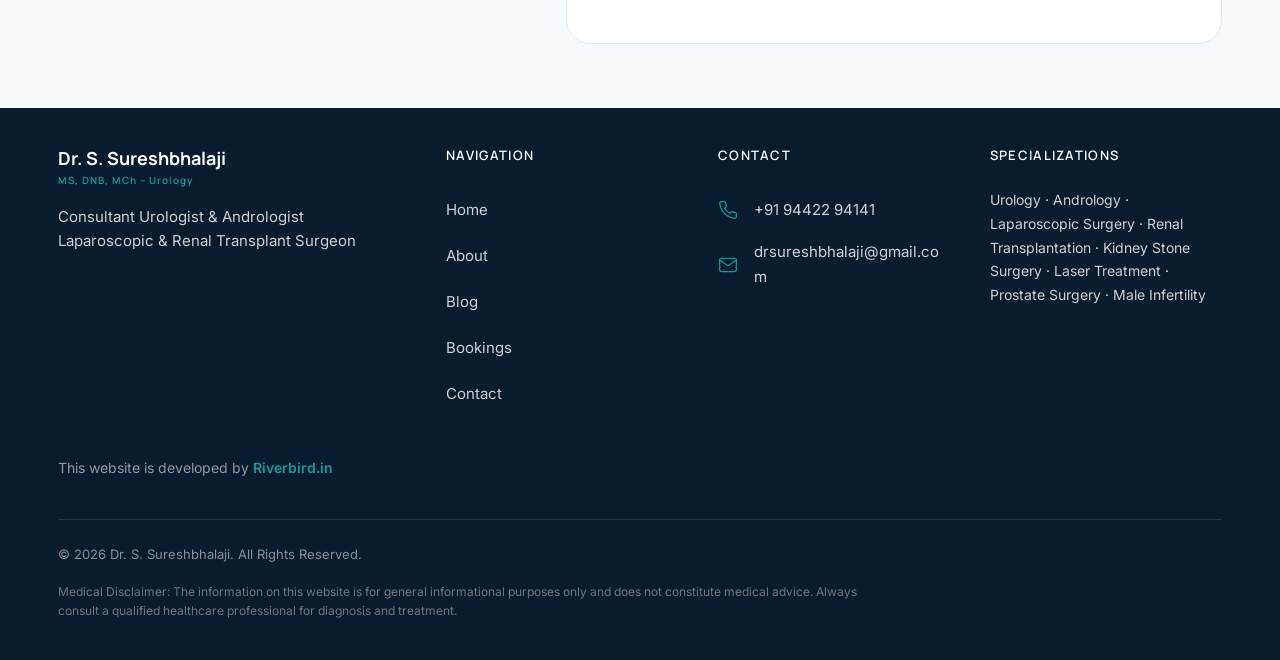
<file: bookings.html>
<!DOCTYPE html>
<html lang="en">
<head>
  <meta charset="UTF-8">
  <meta name="viewport" content="width=device-width, initial-scale=1.0, viewport-fit=cover">
  <title>Book a Consultation | Dr. S. Sureshbhalaji</title>
  <meta name="description" content="Request a consultation with Dr. S. Sureshbhalaji, Consultant Urologist &amp; Andrologist. Share your details and our clinic team will help with the next step.">
  <link rel="canonical" href="https://[YOUR-DOMAIN]/bookings.html">
  <meta property="og:title" content="Book a Consultation | Dr. S. Sureshbhalaji">
  <meta property="og:description" content="Request a consultation with Dr. S. Sureshbhalaji. Appointment availability is subject to confirmation by the clinic.">
  <meta property="og:type" content="website">
  <meta property="og:url" content="https://[YOUR-DOMAIN]/bookings.html">
  <meta name="referrer" content="strict-origin-when-cross-origin">
  <link rel="preconnect" href="https://fonts.googleapis.com">
  <link rel="preconnect" href="https://fonts.gstatic.com" crossorigin>
  <link href="https://fonts.googleapis.com/css2?family=Inter:wght@400;500;600&family=Manrope:wght@500;600;700;800&display=swap" rel="stylesheet">
  <link rel="stylesheet" href="css/variables.css">
  <link rel="stylesheet" href="css/base.css">
  <link rel="stylesheet" href="css/components.css">
  <link rel="stylesheet" href="css/layout.css">
  <link rel="stylesheet" href="css/responsive.css">
  <link rel="stylesheet" href="css/animations.css">
</head>
<body>

  <header class="site-header site-header--solid">
    <div class="container site-header__inner">
      <a href="index.html" class="site-header__logo brand-mark" aria-label="Dr. Sureshbhalaji — Home">
        <div class="brand-mark__name">Dr. Sureshbhalaji</div>
        <div class="brand-mark__tagline">UROLOGY • ANDROLOGY</div>
      </a>
      <nav class="site-nav" aria-label="Main navigation">
        <ul class="site-nav__list">
          <li><a href="index.html" class="site-nav__link" data-nav-link>Home</a></li>
          <li><a href="about.html" class="site-nav__link" data-nav-link>About</a></li>
          <li><a href="blog.html" class="site-nav__link" data-nav-link data-blog-link>Blog</a></li>
          <li><a href="bookings.html" class="site-nav__link" data-nav-link>Bookings</a></li>
          <li><a href="contact.html" class="site-nav__link" data-nav-link>Contact</a></li>
        </ul>
      </nav>
      <div class="site-header__actions">
        <a href="bookings.html" class="btn btn--primary site-header__cta">Book an Appointment</a>
      </div>
      <button class="menu-toggle" aria-label="Open menu" aria-expanded="false" aria-controls="mobile-nav">
        <span class="menu-toggle__bar"></span>
        <span class="menu-toggle__bar"></span>
        <span class="menu-toggle__bar"></span>
      </button>
    </div>
  </header>

  <div class="mobile-nav" id="mobile-nav" aria-hidden="true">
    <div class="mobile-nav__overlay" aria-hidden="true"></div>
    <div class="mobile-nav__panel" tabindex="-1" role="dialog" aria-label="Mobile navigation">
      <ul class="mobile-nav__list">
        <li><a href="index.html" class="mobile-nav__link" data-nav-link>Home</a></li>
        <li><a href="about.html" class="mobile-nav__link" data-nav-link>About</a></li>
        <li><a href="blog.html" class="mobile-nav__link" data-nav-link data-blog-link>Blog</a></li>
        <li><a href="bookings.html" class="mobile-nav__link" data-nav-link>Bookings</a></li>
        <li><a href="contact.html" class="mobile-nav__link" data-nav-link>Contact</a></li>
      </ul>
      <a href="bookings.html" class="btn btn--primary btn--full mobile-nav__cta">Book an Appointment</a>
    </div>
  </div>

  <main>

    <section class="page-hero" aria-labelledby="booking-heading">
      <div class="container reveal">
        <span class="eyebrow">Appointments</span>
        <h1 id="booking-heading">Book a Consultation</h1>
        <p>Share a few details and our clinic team can help you with the next step.</p>
      </div>
    </section>

    <section class="section" aria-labelledby="form-heading">
      <div class="container">
        <div class="booking-layout">
          <aside class="booking-info reveal">
            <h2 id="form-heading" class="sr-only">Appointment request form</h2>
            <h3 style="font-size: var(--text-h3); margin-bottom: 1rem;">What to expect</h3>
            <p class="text-muted">Fill in the form with your preferred date and location. Our clinic team will confirm appointment availability.</p>
            <p class="text-muted" style="margin-top: 0.75rem;">Appointment requests are sent via WhatsApp to <strong data-booking-whatsapp-name>Prasath Achu</strong> at <a href="https://wa.me/918072094613" data-booking-whatsapp-link style="color: var(--color-secondary); font-weight: 600;"><span data-booking-whatsapp-number>8072094613</span></a>.</p>
            <ul class="booking-info__list">
              <li class="booking-info__item">
                <svg viewBox="0 0 24 24" fill="none" stroke="currentColor" stroke-width="1.5" stroke-linecap="round" stroke-linejoin="round" aria-hidden="true"><circle cx="12" cy="12" r="10"/><path d="M12 16v-4"/><path d="M12 8h.01"/></svg>
                <span>Appointment availability is subject to confirmation by the clinic.</span>
              </li>
              <li class="booking-info__item">
                <svg viewBox="0 0 24 24" fill="none" stroke="currentColor" stroke-width="1.5" stroke-linecap="round" stroke-linejoin="round" aria-hidden="true"><path d="M12 22s8-4 8-10V5l-8-3-8 3v7c0 6 8 10 8 10z"/></svg>
                <span>Please avoid sharing detailed medical records through this form.</span>
              </li>
              <li class="booking-info__item">
                <svg viewBox="0 0 24 24" fill="none" stroke="currentColor" stroke-width="1.5" stroke-linecap="round" stroke-linejoin="round" aria-hidden="true"><path d="M22 16.92v3a2 2 0 0 1-2.18 2 19.79 19.79 0 0 1-8.63-3.07 19.5 19.5 0 0 1-6-6 19.79 19.79 0 0 1-3.07-8.67A2 2 0 0 1 4.11 2h3a2 2 0 0 1 2 1.72c.127.96.361 1.903.7 2.81a2 2 0 0 1-.45 2.11L8.09 9.91a16 16 0 0 0 6 6l1.27-1.27a2 2 0 0 1 2.11-.45c.907.339 1.85.573 2.81.7A2 2 0 0 1 22 16.92z"/></svg>
                <span>For urgent concerns, please call the clinic directly at <a href="tel:+919442294141" data-contact-phone style="color: var(--color-secondary);">9442294141</a>.</span>
              </li>
            </ul>
          </aside>

          <div class="booking-form-wrapper reveal">
            <div id="booking-success" class="alert alert--success" role="status" hidden></div>
            <div id="booking-error" class="alert alert--error" role="alert" hidden></div>

            <form id="booking-form" novalidate>
              <div class="form-group">
                <label class="form-label" for="full-name">Full Name <span class="required" aria-hidden="true">*</span></label>
                <input type="text" id="full-name" name="full-name" class="form-input" autocomplete="name" required aria-required="true" placeholder="Your full name">
              </div>

              <div class="form-group">
                <label class="form-label" for="phone">Phone Number <span class="required" aria-hidden="true">*</span></label>
                <input type="tel" id="phone" name="phone" class="form-input" autocomplete="tel" required aria-required="true" placeholder="e.g. 9876543210">
              </div>

              <div class="form-group">
                <label class="form-label" for="email">Email</label>
                <input type="email" id="email" name="email" class="form-input" autocomplete="email" placeholder="your@email.com">
              </div>

              <div class="form-group">
                <label class="form-label" for="hospital">Preferred Hospital <span class="required" aria-hidden="true">*</span></label>
                <select id="hospital" name="hospital" class="form-select" required aria-required="true">
                  <option value="">Select a location</option>
                </select>
              </div>

              <div class="form-group">
                <label class="form-label" for="preferred-date">Preferred Date <span class="required" aria-hidden="true">*</span></label>
                <input type="date" id="preferred-date" name="preferred-date" class="form-input" required aria-required="true">
              </div>

              <div class="form-group">
                <label class="form-label" for="preferred-time">Preferred Time</label>
                <select id="preferred-time" name="preferred-time" class="form-select">
                  <option value="">Select a time slot</option>
                  <option value="Morning (9 AM – 12 PM)">Morning (9 AM – 12 PM)</option>
                  <option value="Afternoon (12 PM – 4 PM)">Afternoon (12 PM – 4 PM)</option>
                  <option value="Evening (4 PM – 7 PM)">Evening (4 PM – 7 PM)</option>
                </select>
              </div>

              <div class="form-group">
                <label class="form-label" for="reason">Reason for Consultation</label>
                <select id="reason" name="reason" class="form-select">
                  <option value="">Select a reason</option>
                  <option value="Kidney Stone">Kidney Stone</option>
                  <option value="Prostate Concern">Prostate Concern</option>
                  <option value="Renal Transplant">Renal Transplant</option>
                  <option value="Andrology / Male Infertility">Andrology / Male Infertility</option>
                  <option value="General Urology">General Urology</option>
                  <option value="Follow-up">Follow-up</option>
                  <option value="Other">Other</option>
                </select>
              </div>

              <div class="form-group">
                <label class="form-label" for="additional-message">Additional Message</label>
                <textarea id="additional-message" name="additional-message" class="form-textarea" placeholder="Any additional details (keep brief — avoid sensitive medical information)"></textarea>
              </div>

              <button type="submit" class="btn btn--primary btn--full">Send request via WhatsApp</button>

              <p class="form-note">Opens WhatsApp to <span data-booking-whatsapp-name>Prasath Achu</span> (<span data-booking-whatsapp-number>8072094613</span>). Appointment availability is subject to confirmation by the clinic.</p>
              <p class="form-privacy">Please avoid sharing detailed medical records or sensitive health information through this form.</p>
            </form>
          </div>
        </div>
      </div>
    </section>

  </main>

  <footer class="site-footer">
    <div class="container">
      <div class="site-footer__grid">
        <div class="site-footer__brand">
          <div class="brand-mark">
            <div class="brand-mark__name">Dr. S. Sureshbhalaji</div>
            <div class="brand-mark__tagline">MS, DNB, MCh – Urology</div>
          </div>
          <p>Consultant Urologist &amp; Andrologist<br>Laparoscopic &amp; Renal Transplant Surgeon</p>
        </div>
        <div>
          <h3 class="site-footer__heading">Navigation</h3>
          <nav class="site-footer__links" aria-label="Footer navigation">
            <a href="index.html">Home</a>
            <a href="about.html">About</a>
            <a href="blog.html" data-blog-link>Blog</a>
            <a href="bookings.html">Bookings</a>
            <a href="contact.html">Contact</a>
          </nav>
        </div>
        <div>
          <h3 class="site-footer__heading">Contact</h3>
          <div class="site-footer__contact">
            <a href="tel:+919442294141" class="site-footer__contact-link" data-contact-phone>
              <svg class="site-footer__contact-icon" viewBox="0 0 24 24" fill="none" stroke="currentColor" stroke-width="1.5" stroke-linecap="round" stroke-linejoin="round" aria-hidden="true"><path d="M22 16.92v3a2 2 0 0 1-2.18 2 19.79 19.79 0 0 1-8.63-3.07 19.5 19.5 0 0 1-6-6 19.79 19.79 0 0 1-3.07-8.67A2 2 0 0 1 4.11 2h3a2 2 0 0 1 2 1.72c.127.96.361 1.903.7 2.81a2 2 0 0 1-.45 2.11L8.09 9.91a16 16 0 0 0 6 6l1.27-1.27a2 2 0 0 1 2.11-.45c.907.339 1.85.573 2.81.7A2 2 0 0 1 22 16.92z"/></svg>
              <span class="site-footer__contact-text">+91 94422 94141</span>
            </a>
            <a href="mailto:drsureshbhalaji@gmail.com" class="site-footer__contact-link" data-contact-email>
              <svg class="site-footer__contact-icon" viewBox="0 0 24 24" fill="none" stroke="currentColor" stroke-width="1.5" stroke-linecap="round" stroke-linejoin="round" aria-hidden="true"><path d="M4 4h16c1.1 0 2 .9 2 2v12c0 1.1-.9 2-2 2H4c-1.1 0-2-.9-2-2V6c0-1.1.9-2 2-2z"/><polyline points="22,6 12,13 2,6"/></svg>
              <span class="site-footer__contact-text">drsureshbhalaji@gmail.com</span>
            </a>
          </div>
        </div>
        <div>
          <h3 class="site-footer__heading">Specializations</h3>
          <p style="font-size: 0.875rem; line-height: 1.7;">Urology · Andrology · Laparoscopic Surgery · Renal Transplantation · Kidney Stone Surgery · Laser Treatment · Prostate Surgery · Male Infertility</p>
        </div>
      </div>
      <p class="site-footer__credit">This website is developed by <a href="https://riverbird.in" target="_blank" rel="noopener noreferrer">Riverbird.in</a></p>
      <div class="site-footer__bottom">
        <p class="site-footer__copyright">&copy; 2026 Dr. S. Sureshbhalaji. All Rights Reserved.</p>
        <p class="site-footer__disclaimer">Medical Disclaimer: The information on this website is for general informational purposes only and does not constitute medical advice. Always consult a qualified healthcare professional for diagnosis and treatment.</p>
      </div>
    </div>
  </footer>

  <nav class="mobile-cta-bar" aria-label="Quick actions">
    <a href="#" class="mobile-cta-bar__item" data-contact-phone aria-label="Call clinic">
      <svg viewBox="0 0 24 24" fill="none" stroke="currentColor" stroke-width="1.5" stroke-linecap="round" stroke-linejoin="round" aria-hidden="true"><path d="M22 16.92v3a2 2 0 0 1-2.18 2 19.79 19.79 0 0 1-8.63-3.07 19.5 19.5 0 0 1-6-6 19.79 19.79 0 0 1-3.07-8.67A2 2 0 0 1 4.11 2h3a2 2 0 0 1 2 1.72c.127.96.361 1.903.7 2.81a2 2 0 0 1-.45 2.11L8.09 9.91a16 16 0 0 0 6 6l1.27-1.27a2 2 0 0 1 2.11-.45c.907.339 1.85.573 2.81.7A2 2 0 0 1 22 16.92z"/></svg>
      Call
    </a>
    <a href="#" class="mobile-cta-bar__item" data-contact-whatsapp aria-label="WhatsApp clinic">
      <svg viewBox="0 0 24 24" fill="none" stroke="currentColor" stroke-width="1.5" stroke-linecap="round" stroke-linejoin="round" aria-hidden="true"><path d="M21 11.5a8.38 8.38 0 0 1-.9 3.8 8.5 8.5 0 0 1-7.6 4.7 8.38 8.38 0 0 1-3.8-.9L3 21l1.9-5.7a8.38 8.38 0 0 1-.9-3.8 8.5 8.5 0 0 1 4.7-7.6 8.38 8.38 0 0 1 3.8-.9h.5a8.48 8.48 0 0 1 8 8v.5z"/></svg>
      WhatsApp
    </a>
    <a href="bookings.html" class="mobile-cta-bar__item mobile-cta-bar__item--primary" aria-label="Book an appointment">
      <svg viewBox="0 0 24 24" fill="none" stroke="currentColor" stroke-width="1.5" stroke-linecap="round" stroke-linejoin="round" aria-hidden="true"><rect x="3" y="4" width="18" height="18" rx="2" ry="2"/><line x1="16" y1="2" x2="16" y2="6"/><line x1="8" y1="2" x2="8" y2="6"/><line x1="3" y1="10" x2="21" y2="10"/></svg>
      Book
    </a>
  </nav>

  <script type="module" src="js/main.js"></script>
  <script type="module" src="js/booking.js"></script>
  <script src="js/navigation.js"></script>
</body>
</html>
</file>
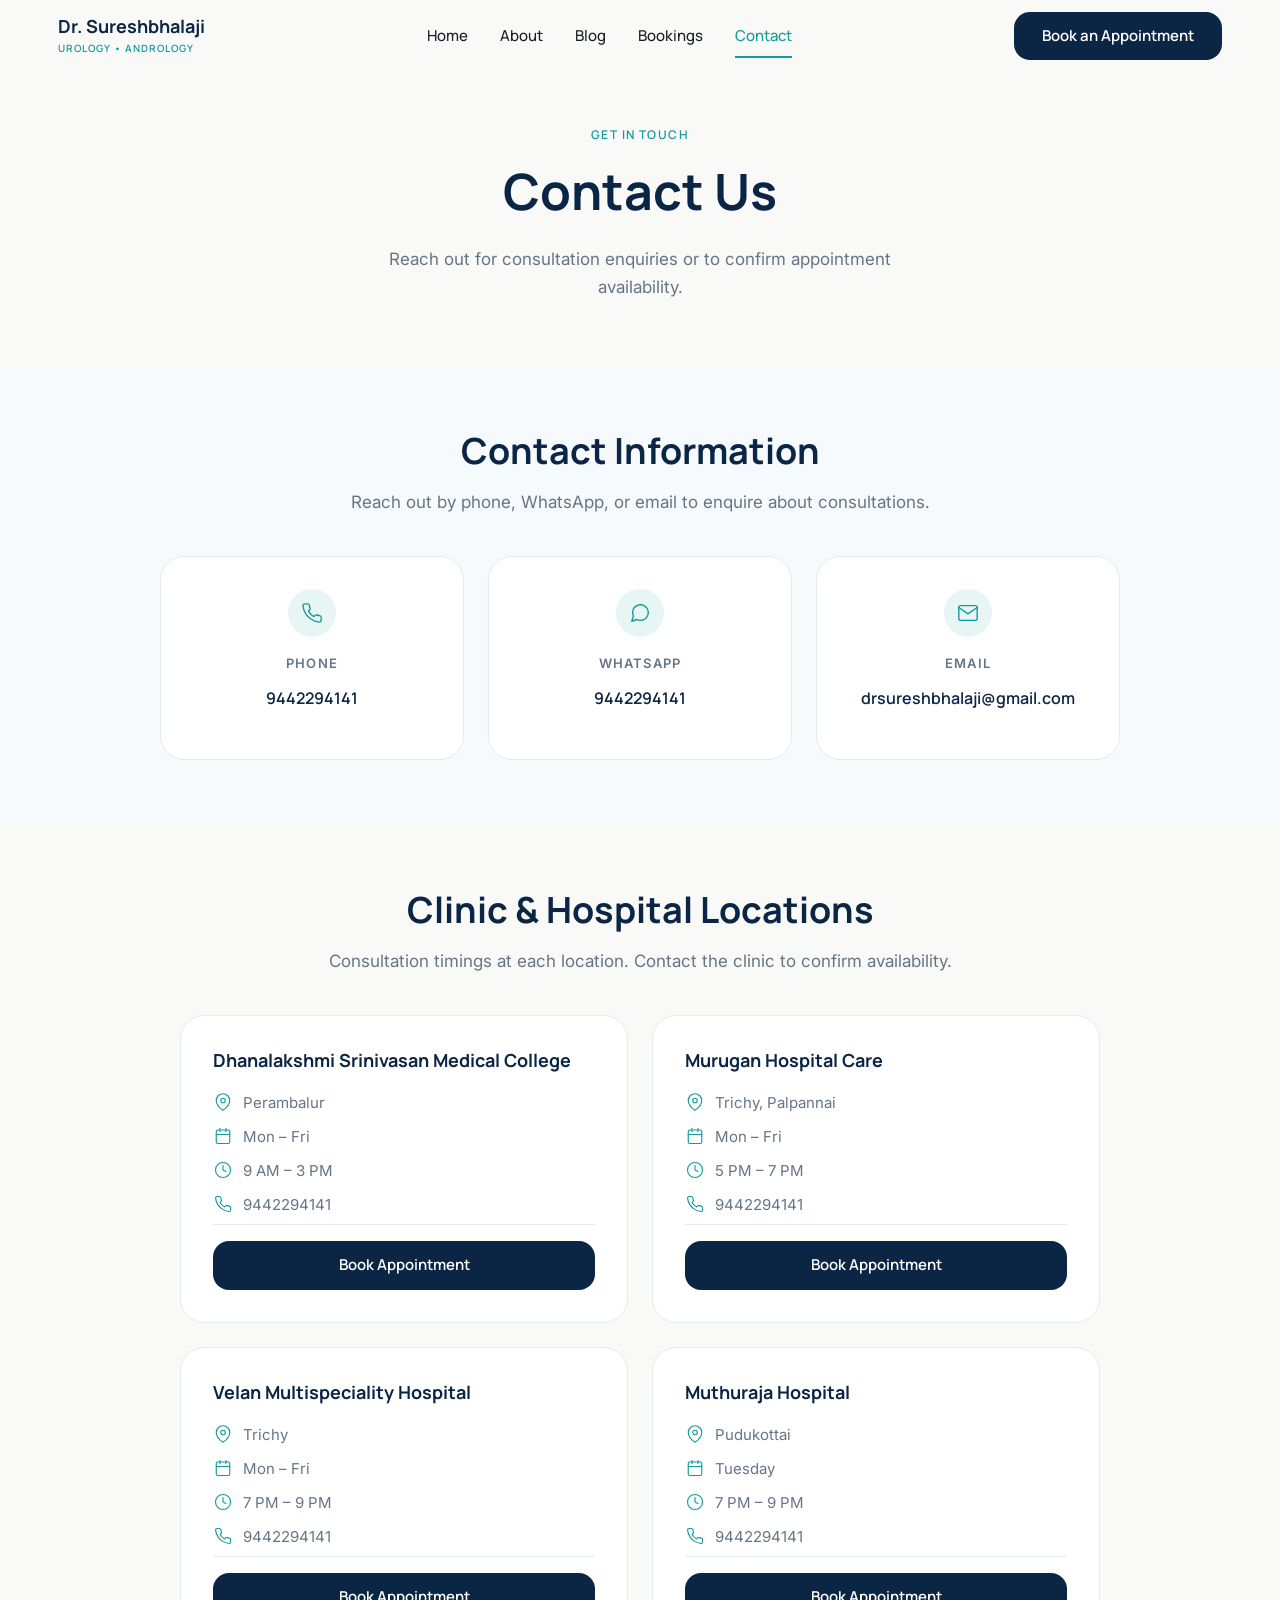
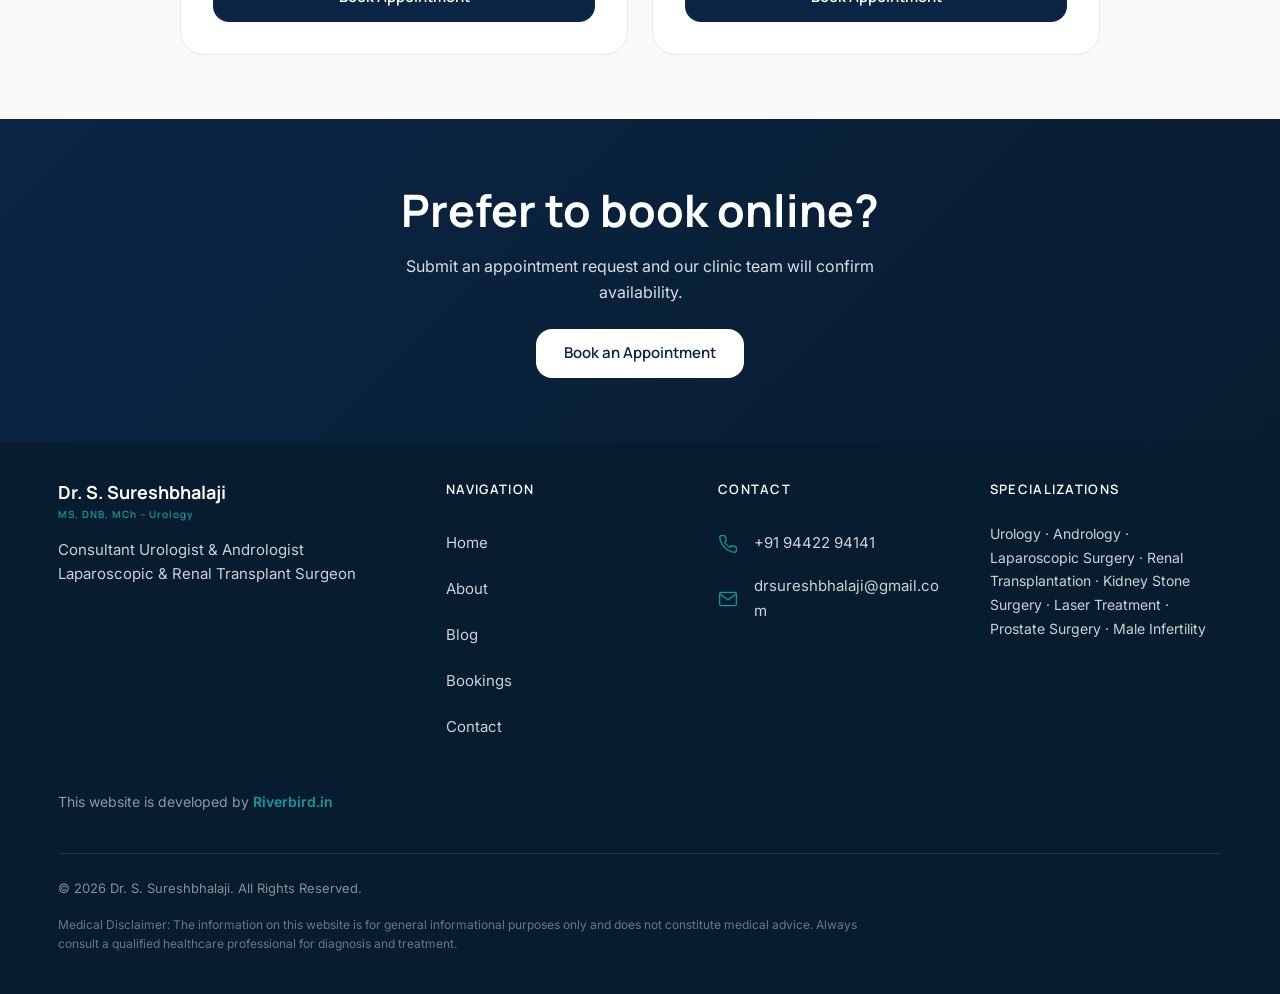
<file: contact.html>
<!DOCTYPE html>
<html lang="en">
<head>
  <meta charset="UTF-8">
  <meta name="viewport" content="width=device-width, initial-scale=1.0, viewport-fit=cover">
  <title>Contact | Dr. S. Sureshbhalaji</title>
  <meta name="description" content="Contact Dr. S. Sureshbhalaji's clinic for appointments and consultation enquiries. Phone, WhatsApp, email and clinic locations.">
  <link rel="canonical" href="https://[YOUR-DOMAIN]/contact.html">
  <meta property="og:title" content="Contact Dr. S. Sureshbhalaji">
  <meta property="og:description" content="Get in touch for consultation enquiries and appointment booking.">
  <meta property="og:type" content="website">
  <meta property="og:url" content="https://[YOUR-DOMAIN]/contact.html">
  <meta name="referrer" content="strict-origin-when-cross-origin">
  <link rel="preconnect" href="https://fonts.googleapis.com">
  <link rel="preconnect" href="https://fonts.gstatic.com" crossorigin>
  <link href="https://fonts.googleapis.com/css2?family=Inter:wght@400;500;600&family=Manrope:wght@500;600;700;800&display=swap" rel="stylesheet">
  <link rel="stylesheet" href="css/variables.css">
  <link rel="stylesheet" href="css/base.css">
  <link rel="stylesheet" href="css/components.css">
  <link rel="stylesheet" href="css/layout.css">
  <link rel="stylesheet" href="css/responsive.css">
  <link rel="stylesheet" href="css/animations.css">
</head>
<body>

  <header class="site-header site-header--solid">
    <div class="container site-header__inner">
      <a href="index.html" class="site-header__logo brand-mark" aria-label="Dr. Sureshbhalaji — Home">
        <div class="brand-mark__name">Dr. Sureshbhalaji</div>
        <div class="brand-mark__tagline">UROLOGY • ANDROLOGY</div>
      </a>
      <nav class="site-nav" aria-label="Main navigation">
        <ul class="site-nav__list">
          <li><a href="index.html" class="site-nav__link" data-nav-link>Home</a></li>
          <li><a href="about.html" class="site-nav__link" data-nav-link>About</a></li>
          <li><a href="blog.html" class="site-nav__link" data-nav-link data-blog-link>Blog</a></li>
          <li><a href="bookings.html" class="site-nav__link" data-nav-link>Bookings</a></li>
          <li><a href="contact.html" class="site-nav__link" data-nav-link>Contact</a></li>
        </ul>
      </nav>
      <div class="site-header__actions">
        <a href="bookings.html" class="btn btn--primary site-header__cta">Book an Appointment</a>
      </div>
      <button class="menu-toggle" aria-label="Open menu" aria-expanded="false" aria-controls="mobile-nav">
        <span class="menu-toggle__bar"></span>
        <span class="menu-toggle__bar"></span>
        <span class="menu-toggle__bar"></span>
      </button>
    </div>
  </header>

  <div class="mobile-nav" id="mobile-nav" aria-hidden="true">
    <div class="mobile-nav__overlay" aria-hidden="true"></div>
    <div class="mobile-nav__panel" tabindex="-1" role="dialog" aria-label="Mobile navigation">
      <ul class="mobile-nav__list">
        <li><a href="index.html" class="mobile-nav__link" data-nav-link>Home</a></li>
        <li><a href="about.html" class="mobile-nav__link" data-nav-link>About</a></li>
        <li><a href="blog.html" class="mobile-nav__link" data-nav-link data-blog-link>Blog</a></li>
        <li><a href="bookings.html" class="mobile-nav__link" data-nav-link>Bookings</a></li>
        <li><a href="contact.html" class="mobile-nav__link" data-nav-link>Contact</a></li>
      </ul>
      <a href="bookings.html" class="btn btn--primary btn--full mobile-nav__cta">Book an Appointment</a>
    </div>
  </div>

  <main>

    <section class="page-hero" aria-labelledby="contact-heading">
      <div class="container reveal">
        <span class="eyebrow">Get in Touch</span>
        <h1 id="contact-heading">Contact Us</h1>
        <p>Reach out for consultation enquiries or to confirm appointment availability.</p>
      </div>
    </section>

    <!-- Contact Information -->
    <section class="section" aria-labelledby="contact-info-heading">
      <div class="container">
        <div class="section-header section-header--center reveal">
          <h2 id="contact-info-heading">Contact Information</h2>
          <p>Reach out by phone, WhatsApp, or email to enquire about consultations.</p>
        </div>
        <div class="contact-grid">
          <article class="card contact-card reveal">
            <div class="contact-card__icon" aria-hidden="true">
              <svg viewBox="0 0 24 24" fill="none" stroke="currentColor" stroke-width="1.5" stroke-linecap="round" stroke-linejoin="round"><path d="M22 16.92v3a2 2 0 0 1-2.18 2 19.79 19.79 0 0 1-8.63-3.07 19.5 19.5 0 0 1-6-6 19.79 19.79 0 0 1-3.07-8.67A2 2 0 0 1 4.11 2h3a2 2 0 0 1 2 1.72c.127.96.361 1.903.7 2.81a2 2 0 0 1-.45 2.11L8.09 9.91a16 16 0 0 0 6 6l1.27-1.27a2 2 0 0 1 2.11-.45c.907.339 1.85.573 2.81.7A2 2 0 0 1 22 16.92z"/></svg>
            </div>
            <div class="contact-card__label">Phone</div>
            <div class="contact-card__value">
              <a href="tel:+919442294141" data-contact-phone>9442294141</a>
            </div>
          </article>
          <article class="card contact-card reveal">
            <div class="contact-card__icon" aria-hidden="true">
              <svg viewBox="0 0 24 24" fill="none" stroke="currentColor" stroke-width="1.5" stroke-linecap="round" stroke-linejoin="round"><path d="M21 11.5a8.38 8.38 0 0 1-.9 3.8 8.5 8.5 0 0 1-7.6 4.7 8.38 8.38 0 0 1-3.8-.9L3 21l1.9-5.7a8.38 8.38 0 0 1-.9-3.8 8.5 8.5 0 0 1 4.7-7.6 8.38 8.38 0 0 1 3.8-.9h.5a8.48 8.48 0 0 1 8 8v.5z"/></svg>
            </div>
            <div class="contact-card__label">WhatsApp</div>
            <div class="contact-card__value">
              <a href="https://wa.me/919442294141" data-contact-whatsapp target="_blank" rel="noopener noreferrer">9442294141</a>
            </div>
          </article>
          <article class="card contact-card reveal">
            <div class="contact-card__icon" aria-hidden="true">
              <svg viewBox="0 0 24 24" fill="none" stroke="currentColor" stroke-width="1.5" stroke-linecap="round" stroke-linejoin="round"><path d="M4 4h16c1.1 0 2 .9 2 2v12c0 1.1-.9 2-2 2H4c-1.1 0-2-.9-2-2V6c0-1.1.9-2 2-2z"/><polyline points="22,6 12,13 2,6"/></svg>
            </div>
            <div class="contact-card__label">Email</div>
            <div class="contact-card__value">
              <a href="mailto:drsureshbhalaji@gmail.com" data-contact-email>drsureshbhalaji@gmail.com</a>
            </div>
          </article>
        </div>
      </div>
    </section>

    <!-- Clinic Locations -->
    <section class="section section--warm" aria-labelledby="clinic-locations-heading">
      <div class="container">
        <div class="section-header section-header--center reveal">
          <h2 id="clinic-locations-heading">Clinic &amp; Hospital Locations</h2>
          <p>Consultation timings at each location. Contact the clinic to confirm availability.</p>
        </div>
        <div class="locations-grid">
          <article class="card location-card reveal">
            <h3 class="location-card__name">Dhanalakshmi Srinivasan Medical College</h3>
            <div class="location-card__detail">
              <svg viewBox="0 0 24 24" fill="none" stroke="currentColor" stroke-width="1.5" stroke-linecap="round" stroke-linejoin="round" aria-hidden="true"><path d="M21 10c0 7-9 13-9 13s-9-6-9-13a9 9 0 0 1 18 0z"/><circle cx="12" cy="10" r="3"/></svg>
              <span>Perambalur</span>
            </div>
            <div class="location-card__detail">
              <svg viewBox="0 0 24 24" fill="none" stroke="currentColor" stroke-width="1.5" stroke-linecap="round" stroke-linejoin="round" aria-hidden="true"><rect x="3" y="4" width="18" height="18" rx="2" ry="2"/><line x1="16" y1="2" x2="16" y2="6"/><line x1="8" y1="2" x2="8" y2="6"/><line x1="3" y1="10" x2="21" y2="10"/></svg>
              <span>Mon – Fri</span>
            </div>
            <div class="location-card__detail">
              <svg viewBox="0 0 24 24" fill="none" stroke="currentColor" stroke-width="1.5" stroke-linecap="round" stroke-linejoin="round" aria-hidden="true"><circle cx="12" cy="12" r="10"/><polyline points="12 6 12 12 16 14"/></svg>
              <span>9 AM – 3 PM</span>
            </div>
            <div class="location-card__detail">
              <svg viewBox="0 0 24 24" fill="none" stroke="currentColor" stroke-width="1.5" stroke-linecap="round" stroke-linejoin="round" aria-hidden="true"><path d="M22 16.92v3a2 2 0 0 1-2.18 2 19.79 19.79 0 0 1-8.63-3.07 19.5 19.5 0 0 1-6-6 19.79 19.79 0 0 1-3.07-8.67A2 2 0 0 1 4.11 2h3a2 2 0 0 1 2 1.72c.127.96.361 1.903.7 2.81a2 2 0 0 1-.45 2.11L8.09 9.91a16 16 0 0 0 6 6l1.27-1.27a2 2 0 0 1 2.11-.45c.907.339 1.85.573 2.81.7A2 2 0 0 1 22 16.92z"/></svg>
              <a href="tel:+919442294141">9442294141</a>
            </div>
            <div class="location-card__actions">
              <a href="bookings.html" class="btn btn--primary btn--full">Book Appointment</a>
            </div>
          </article>
          <article class="card location-card reveal">
            <h3 class="location-card__name">Murugan Hospital Care</h3>
            <div class="location-card__detail">
              <svg viewBox="0 0 24 24" fill="none" stroke="currentColor" stroke-width="1.5" stroke-linecap="round" stroke-linejoin="round" aria-hidden="true"><path d="M21 10c0 7-9 13-9 13s-9-6-9-13a9 9 0 0 1 18 0z"/><circle cx="12" cy="10" r="3"/></svg>
              <span>Trichy, Palpannai</span>
            </div>
            <div class="location-card__detail">
              <svg viewBox="0 0 24 24" fill="none" stroke="currentColor" stroke-width="1.5" stroke-linecap="round" stroke-linejoin="round" aria-hidden="true"><rect x="3" y="4" width="18" height="18" rx="2" ry="2"/><line x1="16" y1="2" x2="16" y2="6"/><line x1="8" y1="2" x2="8" y2="6"/><line x1="3" y1="10" x2="21" y2="10"/></svg>
              <span>Mon – Fri</span>
            </div>
            <div class="location-card__detail">
              <svg viewBox="0 0 24 24" fill="none" stroke="currentColor" stroke-width="1.5" stroke-linecap="round" stroke-linejoin="round" aria-hidden="true"><circle cx="12" cy="12" r="10"/><polyline points="12 6 12 12 16 14"/></svg>
              <span>5 PM – 7 PM</span>
            </div>
            <div class="location-card__detail">
              <svg viewBox="0 0 24 24" fill="none" stroke="currentColor" stroke-width="1.5" stroke-linecap="round" stroke-linejoin="round" aria-hidden="true"><path d="M22 16.92v3a2 2 0 0 1-2.18 2 19.79 19.79 0 0 1-8.63-3.07 19.5 19.5 0 0 1-6-6 19.79 19.79 0 0 1-3.07-8.67A2 2 0 0 1 4.11 2h3a2 2 0 0 1 2 1.72c.127.96.361 1.903.7 2.81a2 2 0 0 1-.45 2.11L8.09 9.91a16 16 0 0 0 6 6l1.27-1.27a2 2 0 0 1 2.11-.45c.907.339 1.85.573 2.81.7A2 2 0 0 1 22 16.92z"/></svg>
              <a href="tel:+919442294141">9442294141</a>
            </div>
            <div class="location-card__actions">
              <a href="bookings.html" class="btn btn--primary btn--full">Book Appointment</a>
            </div>
          </article>
          <article class="card location-card reveal">
            <h3 class="location-card__name">Velan Multispeciality Hospital</h3>
            <div class="location-card__detail">
              <svg viewBox="0 0 24 24" fill="none" stroke="currentColor" stroke-width="1.5" stroke-linecap="round" stroke-linejoin="round" aria-hidden="true"><path d="M21 10c0 7-9 13-9 13s-9-6-9-13a9 9 0 0 1 18 0z"/><circle cx="12" cy="10" r="3"/></svg>
              <span>Trichy</span>
            </div>
            <div class="location-card__detail">
              <svg viewBox="0 0 24 24" fill="none" stroke="currentColor" stroke-width="1.5" stroke-linecap="round" stroke-linejoin="round" aria-hidden="true"><rect x="3" y="4" width="18" height="18" rx="2" ry="2"/><line x1="16" y1="2" x2="16" y2="6"/><line x1="8" y1="2" x2="8" y2="6"/><line x1="3" y1="10" x2="21" y2="10"/></svg>
              <span>Mon – Fri</span>
            </div>
            <div class="location-card__detail">
              <svg viewBox="0 0 24 24" fill="none" stroke="currentColor" stroke-width="1.5" stroke-linecap="round" stroke-linejoin="round" aria-hidden="true"><circle cx="12" cy="12" r="10"/><polyline points="12 6 12 12 16 14"/></svg>
              <span>7 PM – 9 PM</span>
            </div>
            <div class="location-card__detail">
              <svg viewBox="0 0 24 24" fill="none" stroke="currentColor" stroke-width="1.5" stroke-linecap="round" stroke-linejoin="round" aria-hidden="true"><path d="M22 16.92v3a2 2 0 0 1-2.18 2 19.79 19.79 0 0 1-8.63-3.07 19.5 19.5 0 0 1-6-6 19.79 19.79 0 0 1-3.07-8.67A2 2 0 0 1 4.11 2h3a2 2 0 0 1 2 1.72c.127.96.361 1.903.7 2.81a2 2 0 0 1-.45 2.11L8.09 9.91a16 16 0 0 0 6 6l1.27-1.27a2 2 0 0 1 2.11-.45c.907.339 1.85.573 2.81.7A2 2 0 0 1 22 16.92z"/></svg>
              <a href="tel:+919442294141">9442294141</a>
            </div>
            <div class="location-card__actions">
              <a href="bookings.html" class="btn btn--primary btn--full">Book Appointment</a>
            </div>
          </article>
          <article class="card location-card reveal">
            <h3 class="location-card__name">Muthuraja Hospital</h3>
            <div class="location-card__detail">
              <svg viewBox="0 0 24 24" fill="none" stroke="currentColor" stroke-width="1.5" stroke-linecap="round" stroke-linejoin="round" aria-hidden="true"><path d="M21 10c0 7-9 13-9 13s-9-6-9-13a9 9 0 0 1 18 0z"/><circle cx="12" cy="10" r="3"/></svg>
              <span>Pudukottai</span>
            </div>
            <div class="location-card__detail">
              <svg viewBox="0 0 24 24" fill="none" stroke="currentColor" stroke-width="1.5" stroke-linecap="round" stroke-linejoin="round" aria-hidden="true"><rect x="3" y="4" width="18" height="18" rx="2" ry="2"/><line x1="16" y1="2" x2="16" y2="6"/><line x1="8" y1="2" x2="8" y2="6"/><line x1="3" y1="10" x2="21" y2="10"/></svg>
              <span>Tuesday</span>
            </div>
            <div class="location-card__detail">
              <svg viewBox="0 0 24 24" fill="none" stroke="currentColor" stroke-width="1.5" stroke-linecap="round" stroke-linejoin="round" aria-hidden="true"><circle cx="12" cy="12" r="10"/><polyline points="12 6 12 12 16 14"/></svg>
              <span>7 PM – 9 PM</span>
            </div>
            <div class="location-card__detail">
              <svg viewBox="0 0 24 24" fill="none" stroke="currentColor" stroke-width="1.5" stroke-linecap="round" stroke-linejoin="round" aria-hidden="true"><path d="M22 16.92v3a2 2 0 0 1-2.18 2 19.79 19.79 0 0 1-8.63-3.07 19.5 19.5 0 0 1-6-6 19.79 19.79 0 0 1-3.07-8.67A2 2 0 0 1 4.11 2h3a2 2 0 0 1 2 1.72c.127.96.361 1.903.7 2.81a2 2 0 0 1-.45 2.11L8.09 9.91a16 16 0 0 0 6 6l1.27-1.27a2 2 0 0 1 2.11-.45c.907.339 1.85.573 2.81.7A2 2 0 0 1 22 16.92z"/></svg>
              <a href="tel:+919442294141">9442294141</a>
            </div>
            <div class="location-card__actions">
              <a href="bookings.html" class="btn btn--primary btn--full">Book Appointment</a>
            </div>
          </article>
        </div>
      </div>
    </section>

    <!-- CTA -->
    <section class="section cta-section" aria-labelledby="contact-cta-heading">
      <div class="container reveal">
        <h2 id="contact-cta-heading">Prefer to book online?</h2>
        <p>Submit an appointment request and our clinic team will confirm availability.</p>
        <div class="btn-group btn-group--responsive">
          <a href="bookings.html" class="btn btn--white">Book an Appointment</a>
        </div>
      </div>
    </section>

  </main>

  <footer class="site-footer">
    <div class="container">
      <div class="site-footer__grid">
        <div class="site-footer__brand">
          <div class="brand-mark">
            <div class="brand-mark__name">Dr. S. Sureshbhalaji</div>
            <div class="brand-mark__tagline">MS, DNB, MCh – Urology</div>
          </div>
          <p>Consultant Urologist &amp; Andrologist<br>Laparoscopic &amp; Renal Transplant Surgeon</p>
        </div>
        <div>
          <h3 class="site-footer__heading">Navigation</h3>
          <nav class="site-footer__links" aria-label="Footer navigation">
            <a href="index.html">Home</a>
            <a href="about.html">About</a>
            <a href="blog.html" data-blog-link>Blog</a>
            <a href="bookings.html">Bookings</a>
            <a href="contact.html">Contact</a>
          </nav>
        </div>
        <div>
          <h3 class="site-footer__heading">Contact</h3>
          <div class="site-footer__contact">
            <a href="tel:+919442294141" class="site-footer__contact-link" data-contact-phone>
              <svg class="site-footer__contact-icon" viewBox="0 0 24 24" fill="none" stroke="currentColor" stroke-width="1.5" stroke-linecap="round" stroke-linejoin="round" aria-hidden="true"><path d="M22 16.92v3a2 2 0 0 1-2.18 2 19.79 19.79 0 0 1-8.63-3.07 19.5 19.5 0 0 1-6-6 19.79 19.79 0 0 1-3.07-8.67A2 2 0 0 1 4.11 2h3a2 2 0 0 1 2 1.72c.127.96.361 1.903.7 2.81a2 2 0 0 1-.45 2.11L8.09 9.91a16 16 0 0 0 6 6l1.27-1.27a2 2 0 0 1 2.11-.45c.907.339 1.85.573 2.81.7A2 2 0 0 1 22 16.92z"/></svg>
              <span class="site-footer__contact-text">+91 94422 94141</span>
            </a>
            <a href="mailto:drsureshbhalaji@gmail.com" class="site-footer__contact-link" data-contact-email>
              <svg class="site-footer__contact-icon" viewBox="0 0 24 24" fill="none" stroke="currentColor" stroke-width="1.5" stroke-linecap="round" stroke-linejoin="round" aria-hidden="true"><path d="M4 4h16c1.1 0 2 .9 2 2v12c0 1.1-.9 2-2 2H4c-1.1 0-2-.9-2-2V6c0-1.1.9-2 2-2z"/><polyline points="22,6 12,13 2,6"/></svg>
              <span class="site-footer__contact-text">drsureshbhalaji@gmail.com</span>
            </a>
          </div>
        </div>
        <div>
          <h3 class="site-footer__heading">Specializations</h3>
          <p style="font-size: 0.875rem; line-height: 1.7;">Urology · Andrology · Laparoscopic Surgery · Renal Transplantation · Kidney Stone Surgery · Laser Treatment · Prostate Surgery · Male Infertility</p>
        </div>
      </div>
      <p class="site-footer__credit">This website is developed by <a href="https://riverbird.in" target="_blank" rel="noopener noreferrer">Riverbird.in</a></p>
      <div class="site-footer__bottom">
        <p class="site-footer__copyright">&copy; 2026 Dr. S. Sureshbhalaji. All Rights Reserved.</p>
        <p class="site-footer__disclaimer">Medical Disclaimer: The information on this website is for general informational purposes only and does not constitute medical advice. Always consult a qualified healthcare professional for diagnosis and treatment.</p>
      </div>
    </div>
  </footer>

  <nav class="mobile-cta-bar" aria-label="Quick actions">
    <a href="#" class="mobile-cta-bar__item" data-contact-phone aria-label="Call clinic">
      <svg viewBox="0 0 24 24" fill="none" stroke="currentColor" stroke-width="1.5" stroke-linecap="round" stroke-linejoin="round" aria-hidden="true"><path d="M22 16.92v3a2 2 0 0 1-2.18 2 19.79 19.79 0 0 1-8.63-3.07 19.5 19.5 0 0 1-6-6 19.79 19.79 0 0 1-3.07-8.67A2 2 0 0 1 4.11 2h3a2 2 0 0 1 2 1.72c.127.96.361 1.903.7 2.81a2 2 0 0 1-.45 2.11L8.09 9.91a16 16 0 0 0 6 6l1.27-1.27a2 2 0 0 1 2.11-.45c.907.339 1.85.573 2.81.7A2 2 0 0 1 22 16.92z"/></svg>
      Call
    </a>
    <a href="#" class="mobile-cta-bar__item" data-contact-whatsapp aria-label="WhatsApp clinic">
      <svg viewBox="0 0 24 24" fill="none" stroke="currentColor" stroke-width="1.5" stroke-linecap="round" stroke-linejoin="round" aria-hidden="true"><path d="M21 11.5a8.38 8.38 0 0 1-.9 3.8 8.5 8.5 0 0 1-7.6 4.7 8.38 8.38 0 0 1-3.8-.9L3 21l1.9-5.7a8.38 8.38 0 0 1-.9-3.8 8.5 8.5 0 0 1 4.7-7.6 8.38 8.38 0 0 1 3.8-.9h.5a8.48 8.48 0 0 1 8 8v.5z"/></svg>
      WhatsApp
    </a>
    <a href="bookings.html" class="mobile-cta-bar__item mobile-cta-bar__item--primary" aria-label="Book an appointment">
      <svg viewBox="0 0 24 24" fill="none" stroke="currentColor" stroke-width="1.5" stroke-linecap="round" stroke-linejoin="round" aria-hidden="true"><rect x="3" y="4" width="18" height="18" rx="2" ry="2"/><line x1="16" y1="2" x2="16" y2="6"/><line x1="8" y1="2" x2="8" y2="6"/><line x1="3" y1="10" x2="21" y2="10"/></svg>
      Book
    </a>
  </nav>

  <script type="module" src="js/main.js"></script>
  <script src="js/contact.js"></script>
  <script src="js/navigation.js"></script>
</body>
</html>
</file>
<file: css/variables.css>
:root {
  /* Colors */
  --color-primary: #0B2545;
  --color-secondary: #159A9C;
  --color-dark: #081C2F;
  --color-background: #F7FAFC;
  --color-warm-bg: #F9F9F8;
  --color-surface: #FFFFFF;
  --color-text: #17202A;
  --color-muted: #667585;
  --color-border: #E3EAF0;
  --color-success: #2E7D68;

  /* Typography */
  --font-heading: "Manrope", system-ui, -apple-system, BlinkMacSystemFont, "Segoe UI", sans-serif;
  --font-body: "Inter", system-ui, -apple-system, BlinkMacSystemFont, "Segoe UI", sans-serif;

  --text-h1: 50px;
  --text-h2: clamp(2rem, 3.5vw, 3.5rem);
  --text-h3: clamp(1.25rem, 2vw, 1.5rem);
  --text-body: clamp(1rem, 1.1vw, 1.125rem);
  --line-height: 1.65;

  /* Spacing */
  --container: 1240px;
  --section-space: clamp(40px, 5vw, 72px);
  --section-space-lg: clamp(56px, 7vw, 88px);
  --gap-sm: 8px;
  --gap-md: 16px;
  --gap-lg: 24px;
  --gap-xl: 32px;
  --gap-2xl: 40px;
  --gap-3xl: 48px;

  /* Radius */
  --radius-sm: 8px;
  --radius-md: 16px;
  --radius-lg: 24px;
  --radius-xl: 28px;

  /* Shadows */
  --shadow-sm: 0 1px 3px rgba(11, 37, 69, 0.06);
  --shadow-md: 0 4px 20px rgba(11, 37, 69, 0.08);
  --shadow-lg: 0 8px 40px rgba(11, 37, 69, 0.1);

  /* Transitions */
  --transition-fast: 200ms ease;
  --transition-base: 300ms ease;
  --transition-slow: 500ms ease;

  /* Layout */
  --header-height: 72px;
  --mobile-cta-height: 64px;
}
</file>
<file: css/base.css>
*,
*::before,
*::after {
  box-sizing: border-box;
  margin: 0;
  padding: 0;
}

html {
  scroll-behavior: smooth;
  -webkit-text-size-adjust: 100%;
  text-size-adjust: 100%;
}

body {
  font-family: var(--font-body);
  font-size: var(--text-body);
  line-height: var(--line-height);
  color: var(--color-text);
  background-color: var(--color-background);
  -webkit-font-smoothing: antialiased;
  -moz-osx-font-smoothing: grayscale;
  overflow-x: hidden;
  min-width: 320px;
}

/* Improve touch interaction on mobile/tablet */
a,
button,
input,
select,
textarea,
[role="button"] {
  -webkit-tap-highlight-color: rgba(21, 154, 156, 0.15);
  touch-action: manipulation;
}

body.menu-open {
  overflow: hidden;
}

img,
svg {
  display: block;
  max-width: 100%;
  height: auto;
}

a {
  color: inherit;
  text-decoration: none;
}

ul,
ol {
  list-style: none;
}

button,
input,
select,
textarea {
  font: inherit;
  color: inherit;
}

button {
  cursor: pointer;
  border: none;
  background: none;
}

:focus-visible {
  outline: 2px solid var(--color-secondary);
  outline-offset: 3px;
}

h1,
h2,
h3,
h4,
h5,
h6 {
  font-family: var(--font-heading);
  font-weight: 700;
  line-height: 1.2;
  color: var(--color-primary);
}

h1 {
  font-size: var(--text-h1);
}

h2 {
  font-size: var(--text-h2);
}

h3 {
  font-size: var(--text-h3);
}

p + p {
  margin-top: 1em;
}

.sr-only {
  position: absolute;
  width: 1px;
  height: 1px;
  padding: 0;
  margin: -1px;
  overflow: hidden;
  clip: rect(0, 0, 0, 0);
  white-space: nowrap;
  border: 0;
}

.container {
  width: 100%;
  max-width: var(--container);
  margin-inline: auto;
  padding-inline: clamp(16px, 4vw, 40px);
}

.section {
  padding-block: var(--section-space);
}

.section--warm {
  background-color: var(--color-warm-bg);
}

.section--dark {
  background-color: var(--color-dark);
  color: var(--color-surface);
}

.section--dark h2,
.section--dark h3 {
  color: var(--color-surface);
}

.section--dark p {
  color: rgba(255, 255, 255, 0.85);
}

.eyebrow {
  display: inline-block;
  font-family: var(--font-heading);
  font-size: 0.75rem;
  font-weight: 600;
  letter-spacing: 0.12em;
  text-transform: uppercase;
  color: var(--color-secondary);
  margin-bottom: var(--gap-md);
}

.text-muted {
  color: var(--color-muted);
}

.text-center {
  text-align: center;
}

.text-balance {
  text-wrap: balance;
}

.disclaimer-note {
  font-size: 0.8125rem;
  color: var(--color-muted);
  font-style: italic;
}
</file>
<file: css/components.css>
/* Buttons */
.btn {
  display: inline-flex;
  align-items: center;
  justify-content: center;
  gap: var(--gap-sm);
  min-height: 48px;
  min-width: 48px;
  padding: 0.75rem 1.75rem;
  font-family: var(--font-heading);
  font-size: 0.9375rem;
  font-weight: 600;
  border-radius: var(--radius-md);
  transition: background-color var(--transition-fast),
    color var(--transition-fast),
    border-color var(--transition-fast),
    transform var(--transition-fast),
    box-shadow var(--transition-fast);
  white-space: nowrap;
}

.btn--primary {
  background-color: var(--color-primary);
  color: var(--color-surface);
}

.btn--primary:hover {
  background-color: var(--color-dark);
  transform: translateY(-1px);
  box-shadow: var(--shadow-md);
}

.btn--secondary {
  background-color: transparent;
  color: var(--color-primary);
  border: 1.5px solid var(--color-primary);
}

.btn--secondary:hover {
  background-color: var(--color-primary);
  color: var(--color-surface);
  transform: translateY(-1px);
}

.btn--white {
  background-color: var(--color-surface);
  color: var(--color-primary);
}

.btn--white:hover {
  background-color: var(--color-warm-bg);
  transform: translateY(-1px);
}

.btn--outline-white {
  background-color: transparent;
  color: var(--color-surface);
  border: 1.5px solid rgba(255, 255, 255, 0.5);
}

.btn--outline-white:hover {
  background-color: rgba(255, 255, 255, 0.1);
  border-color: var(--color-surface);
}

.btn--full {
  width: 100%;
}

.btn-group {
  display: flex;
  flex-wrap: wrap;
  gap: var(--gap-md);
}

/* Cards */
.card {
  background: var(--color-surface);
  border: 1px solid var(--color-border);
  border-radius: var(--radius-lg);
  padding: clamp(24px, 3vw, 32px);
  transition: transform var(--transition-base), box-shadow var(--transition-base);
}

.card:hover {
  transform: translateY(-3px);
  box-shadow: var(--shadow-md);
}

.card__icon {
  width: 40px;
  height: 40px;
  display: flex;
  align-items: center;
  justify-content: center;
  margin-bottom: var(--gap-lg);
  color: var(--color-secondary);
}

.card__icon svg {
  width: 28px;
  height: 28px;
}

.card__title {
  font-size: 1.125rem;
  margin-bottom: var(--gap-sm);
}

.card__text {
  color: var(--color-muted);
  font-size: 0.9375rem;
  line-height: 1.6;
}

.card__arrow {
  display: inline-flex;
  margin-top: var(--gap-lg);
  color: var(--color-secondary);
  transition: transform var(--transition-fast);
}

.card:hover .card__arrow {
  transform: translateX(4px);
}

/* Stat cards */
.stat {
  text-align: center;
}

.stat__number {
  font-family: var(--font-heading);
  font-size: clamp(2rem, 4vw, 3rem);
  font-weight: 700;
  color: var(--color-primary);
  line-height: 1.1;
}

.section--dark .stat__number {
  color: var(--color-surface);
}

.stat__label {
  font-size: 0.9375rem;
  color: var(--color-muted);
  margin-top: var(--gap-sm);
  line-height: 1.4;
}

.section--dark .stat__label {
  color: rgba(255, 255, 255, 0.7);
}

/* Image placeholders */
.image-frame {
  position: relative;
  border-radius: var(--radius-xl);
  overflow: hidden;
}

.image-frame::before {
  content: "";
  position: absolute;
  inset: -12px -12px 12px 12px;
  background: linear-gradient(135deg, rgba(21, 154, 156, 0.12), rgba(11, 37, 69, 0.08));
  border-radius: var(--radius-xl);
  z-index: -1;
}

.image-frame img {
  width: 100%;
  height: 100%;
  object-fit: cover;
  object-position: center 30%;
  border-radius: var(--radius-xl);
  transition: transform var(--transition-slow);
}

.doctor-portrait--about {
  object-position: center center;
}

.image-frame:hover img {
  transform: scale(1.02);
}

.image-placeholder {
  display: flex;
  flex-direction: column;
  align-items: center;
  justify-content: center;
  gap: var(--gap-sm);
  background: linear-gradient(145deg, #E8EEF4 0%, #F0F4F8 50%, #E3EAF0 100%);
  border: 1px dashed var(--color-border);
  border-radius: var(--radius-xl);
  text-align: center;
  padding: var(--gap-xl);
  min-height: 280px;
}

.image-placeholder__icon {
  width: 48px;
  height: 48px;
  color: var(--color-muted);
  opacity: 0.5;
}

.image-placeholder__label {
  font-family: var(--font-heading);
  font-size: 1rem;
  font-weight: 600;
  color: var(--color-primary);
}

.image-placeholder__hint {
  font-size: 0.8125rem;
  color: var(--color-muted);
  max-width: 220px;
}

/* Timeline */
.timeline {
  position: relative;
  padding-left: 32px;
}

.timeline::before {
  content: "";
  position: absolute;
  left: 6px;
  top: 8px;
  bottom: 8px;
  width: 2px;
  background: var(--color-border);
}

.timeline__item {
  position: relative;
  padding-bottom: var(--gap-xl);
}

.timeline__item:last-child {
  padding-bottom: 0;
}

.timeline__item::before {
  content: "";
  position: absolute;
  left: -32px;
  top: 8px;
  width: 14px;
  height: 14px;
  border-radius: 50%;
  background: var(--color-secondary);
  border: 3px solid var(--color-surface);
  box-shadow: 0 0 0 2px var(--color-secondary);
}

.timeline__role {
  font-family: var(--font-heading);
  font-size: 1.125rem;
  font-weight: 700;
  color: var(--color-primary);
  margin-bottom: 4px;
}

.timeline__dept {
  font-weight: 500;
  color: var(--color-text);
  margin-bottom: 4px;
}

.timeline__institution {
  color: var(--color-muted);
  font-size: 0.9375rem;
}

.timeline__note {
  font-size: 0.8125rem;
  color: var(--color-muted);
  font-style: italic;
  margin-top: var(--gap-md);
}

/* Location cards */
.location-card {
  display: flex;
  flex-direction: column;
  height: 100%;
}

.location-card__name {
  font-family: var(--font-heading);
  font-size: 1.125rem;
  font-weight: 700;
  margin-bottom: var(--gap-md);
  line-height: 1.35;
}

.location-card__detail {
  display: grid;
  grid-template-columns: 20px 1fr;
  column-gap: 10px;
  align-items: center;
  font-size: 0.9375rem;
  color: var(--color-muted);
  margin-bottom: 6px;
  min-height: 28px;
}

.location-card__detail svg {
  flex-shrink: 0;
  width: 18px;
  height: 18px;
  margin: 0;
  color: var(--color-secondary);
  justify-self: center;
}

.location-card__detail span,
.location-card__detail a {
  line-height: 1.4;
  align-self: center;
}

.location-card__detail a {
  color: var(--color-muted);
  font-weight: 400;
  text-decoration: none;
  min-height: unset;
  display: inline;
}

.location-card__detail a:hover {
  color: var(--color-secondary);
  text-decoration: underline;
}

.location-card__actions {
  margin-top: auto;
  padding-top: var(--gap-md);
  border-top: 1px solid var(--color-border);
}

.location-card__actions .btn {
  width: 100%;
}

/* Forms */
.form-group {
  margin-bottom: var(--gap-lg);
}

.form-label {
  display: block;
  font-family: var(--font-heading);
  font-size: 0.875rem;
  font-weight: 600;
  color: var(--color-primary);
  margin-bottom: var(--gap-sm);
}

.form-label .required {
  color: var(--color-secondary);
}

.form-input,
.form-select,
.form-textarea {
  width: 100%;
  min-height: 48px;
  padding: 0.75rem 1rem;
  font-size: max(16px, 1rem);
  background: var(--color-surface);
  border: 1px solid var(--color-border);
  border-radius: var(--radius-sm);
  transition: border-color var(--transition-fast), box-shadow var(--transition-fast);
}

.form-textarea {
  min-height: 120px;
  resize: vertical;
}

.form-input:focus,
.form-select:focus,
.form-textarea:focus {
  outline: none;
  border-color: var(--color-secondary);
  box-shadow: 0 0 0 3px rgba(21, 154, 156, 0.15);
}

.form-input.error,
.form-select.error,
.form-textarea.error {
  border-color: #C0392B;
}

.form-error {
  font-size: 0.8125rem;
  color: #C0392B;
  margin-top: var(--gap-sm);
}

.form-note {
  font-size: 0.875rem;
  color: var(--color-muted);
  margin-top: var(--gap-lg);
  padding: var(--gap-md);
  background: var(--color-warm-bg);
  border-radius: var(--radius-sm);
  border-left: 3px solid var(--color-secondary);
}

.form-privacy {
  font-size: 0.8125rem;
  color: var(--color-muted);
  margin-top: var(--gap-md);
}

/* Alert / Toast */
.alert {
  padding: var(--gap-md) var(--gap-lg);
  border-radius: var(--radius-sm);
  font-size: 0.9375rem;
  margin-bottom: var(--gap-lg);
}

.alert--success {
  background: rgba(46, 125, 104, 0.1);
  color: var(--color-success);
  border: 1px solid rgba(46, 125, 104, 0.3);
}

.alert--error {
  background: rgba(192, 57, 43, 0.08);
  color: #C0392B;
  border: 1px solid rgba(192, 57, 43, 0.2);
}

.alert[hidden] {
  display: none;
}

/* Qualification cards */
.qual-card {
  text-align: center;
  padding: var(--gap-xl);
}

.qual-card__degree {
  font-family: var(--font-heading);
  font-size: 1.5rem;
  font-weight: 700;
  color: var(--color-primary);
}

.qual-card__field {
  font-size: 0.875rem;
  color: var(--color-muted);
  margin-top: var(--gap-sm);
}

/* Map placeholder */
.map-placeholder {
  display: flex;
  flex-direction: column;
  align-items: center;
  justify-content: center;
  gap: var(--gap-md);
  min-height: 320px;
  background: linear-gradient(145deg, #E8EEF4, #F0F4F8);
  border: 1px dashed var(--color-border);
  border-radius: var(--radius-lg);
  color: var(--color-muted);
}

.map-placeholder svg {
  width: 48px;
  height: 48px;
  opacity: 0.4;
}

/* Section header */
.section-header {
  max-width: 640px;
  margin-bottom: var(--gap-2xl);
}

.section-header--center {
  margin-inline: auto;
  text-align: center;
  max-width: 720px;
}

.section-header--center h2 {
  font-size: clamp(1.5rem, 3vw, 2.25rem);
}

.section-header p {
  color: var(--color-muted);
  margin-top: var(--gap-md);
  font-size: 1.0625rem;
}

.section-header h2,
.cta-section h2 {
  text-wrap: balance;
}

.heading-subsection {
  font-size: clamp(1.25rem, 2.5vw, 1.75rem);
  font-weight: 700;
  line-height: 1.35;
  letter-spacing: -0.015em;
  max-width: 16em;
  margin-bottom: var(--gap-lg);
}

@media (min-width: 1200px) {
  .section-header--center h2,
  .section--dark .section-header h2,
  .cta-section h2 {
    white-space: nowrap;
  }
}

/* Brand mark */
.brand-mark {
  font-family: var(--font-heading);
}

.brand-mark__name {
  font-size: 1.125rem;
  font-weight: 700;
  color: var(--color-primary);
  line-height: 1.2;
}

.brand-mark__tagline {
  font-size: 0.625rem;
  font-weight: 600;
  letter-spacing: 0.1em;
  color: var(--color-secondary);
  margin-top: 2px;
}

/* Blog */
.blog-grid {
  display: grid;
  gap: var(--gap-lg);
}

.blog-card {
  display: flex;
  flex-direction: column;
  height: 100%;
}

.blog-card__meta {
  font-size: 0.8125rem;
  color: var(--color-muted);
  margin-bottom: var(--gap-sm);
}

.blog-card__title {
  font-family: var(--font-heading);
  font-size: 1.125rem;
  font-weight: 700;
  color: var(--color-primary);
  margin-bottom: var(--gap-sm);
  line-height: 1.35;
}

.blog-card__excerpt {
  font-size: 0.9375rem;
  color: var(--color-muted);
  line-height: 1.6;
  flex-grow: 1;
}

.blog-card__link {
  display: inline-flex;
  align-items: center;
  gap: var(--gap-sm);
  margin-top: var(--gap-lg);
  font-family: var(--font-heading);
  font-size: 0.875rem;
  font-weight: 600;
  color: var(--color-secondary);
  min-height: 44px;
}

.blog-card__link:hover {
  color: var(--color-primary);
}

.blog-bridge {
  text-align: center;
  max-width: 560px;
  margin-inline: auto;
  padding: var(--gap-2xl) var(--gap-lg);
}

.blog-bridge p {
  color: var(--color-muted);
  margin-bottom: var(--gap-xl);
}

.blog-embed {
  width: 100%;
  min-height: 70vh;
  border: 1px solid var(--color-border);
  border-radius: var(--radius-lg);
  overflow: hidden;
  background: var(--color-surface);
}

.blog-embed iframe {
  width: 100%;
  min-height: 70vh;
  border: 0;
}

.blog-notice {
  font-size: 0.875rem;
  color: var(--color-muted);
  text-align: center;
  margin-top: var(--gap-2xl);
  padding: var(--gap-md);
  background: var(--color-warm-bg);
  border-radius: var(--radius-sm);
  border: 1px solid var(--color-border);
}
</file>
<file: css/layout.css>
/* Header */
.site-header {
  position: fixed;
  top: 0;
  left: 0;
  right: 0;
  z-index: 1000;
  height: var(--header-height);
  transition: background-color var(--transition-base),
    box-shadow var(--transition-base),
    border-color var(--transition-base);
}

.site-header--transparent {
  background: transparent;
}

.site-header--solid {
  background: rgba(255, 255, 255, 0.97);
  backdrop-filter: blur(12px);
  -webkit-backdrop-filter: blur(12px);
  border-bottom: 1px solid var(--color-border);
  box-shadow: var(--shadow-sm);
}

.site-header__inner {
  display: flex;
  align-items: center;
  justify-content: space-between;
  height: var(--header-height);
  gap: var(--gap-lg);
}

.site-header__logo {
  flex-shrink: 0;
  z-index: 1001;
}

.site-nav {
  display: none;
}

.site-nav__list {
  display: flex;
  align-items: center;
  gap: var(--gap-xl);
}

.site-nav__link {
  font-family: var(--font-heading);
  font-size: 0.9375rem;
  font-weight: 500;
  color: var(--color-text);
  position: relative;
  padding: 4px 0;
  transition: color var(--transition-fast);
}

.site-nav__link::after {
  content: "";
  position: absolute;
  bottom: 0;
  left: 0;
  width: 0;
  height: 2px;
  background: var(--color-secondary);
  transition: width var(--transition-base);
}

.site-nav__link:hover,
.site-nav__link--active {
  color: var(--color-primary);
}

.site-nav__link:hover::after,
.site-nav__link--active::after {
  width: 100%;
}

.site-header__actions {
  display: none;
  align-items: center;
  gap: var(--gap-md);
}

.site-header__cta {
  display: none;
}

/* Mobile menu toggle */
.menu-toggle {
  display: flex;
  flex-direction: column;
  justify-content: center;
  gap: 5px;
  width: 44px;
  height: 44px;
  padding: 10px;
  z-index: 1001;
}

.menu-toggle__bar {
  display: block;
  width: 100%;
  height: 2px;
  background: var(--color-primary);
  border-radius: 2px;
  transition: transform var(--transition-base), opacity var(--transition-base);
}

.menu-toggle[aria-expanded="true"] .menu-toggle__bar:nth-child(1) {
  transform: translateY(7px) rotate(45deg);
}

.menu-toggle[aria-expanded="true"] .menu-toggle__bar:nth-child(2) {
  opacity: 0;
}

.menu-toggle[aria-expanded="true"] .menu-toggle__bar:nth-child(3) {
  transform: translateY(-7px) rotate(-45deg);
}

/* Mobile nav overlay */
.mobile-nav {
  position: fixed;
  inset: 0;
  z-index: 999;
  background: rgba(8, 28, 47, 0.5);
  opacity: 0;
  visibility: hidden;
  transition: opacity var(--transition-base), visibility var(--transition-base);
}

.mobile-nav.is-open {
  opacity: 1;
  visibility: visible;
}

.mobile-nav__panel {
  position: absolute;
  top: 0;
  right: 0;
  width: min(320px, 85vw);
  height: 100%;
  background: var(--color-surface);
  padding: calc(var(--header-height) + 24px) 32px 32px;
  transform: translateX(100%);
  transition: transform var(--transition-base);
  overflow-y: auto;
}

.mobile-nav.is-open .mobile-nav__panel {
  transform: translateX(0);
}

.mobile-nav__list {
  display: flex;
  flex-direction: column;
  gap: var(--gap-lg);
}

.mobile-nav__link {
  font-family: var(--font-heading);
  font-size: 1.125rem;
  font-weight: 600;
  color: var(--color-primary);
  padding: var(--gap-sm) 0;
  display: block;
  border-bottom: 1px solid var(--color-border);
}

.mobile-nav__link--active {
  color: var(--color-secondary);
}

.mobile-nav__cta {
  margin-top: var(--gap-xl);
}

/* Mobile bottom CTA bar */
.mobile-cta-bar {
  display: flex;
  position: fixed;
  bottom: 0;
  left: 0;
  right: 0;
  z-index: 998;
  background: var(--color-surface);
  border-top: 1px solid var(--color-border);
  box-shadow: 0 -4px 20px rgba(11, 37, 69, 0.08);
  min-height: var(--mobile-cta-height);
  padding-bottom: env(safe-area-inset-bottom, 0);
}

.mobile-cta-bar__item {
  flex: 1;
  display: flex;
  flex-direction: column;
  align-items: center;
  justify-content: center;
  gap: 2px;
  font-size: 0.6875rem;
  font-weight: 600;
  color: var(--color-primary);
  transition: background-color var(--transition-fast);
  min-height: 48px;
}

.mobile-cta-bar__item svg {
  width: 20px;
  height: 20px;
}

.mobile-cta-bar__item:hover,
.mobile-cta-bar__item:focus-visible {
  background: var(--color-warm-bg);
}

.mobile-cta-bar__item--primary {
  background: var(--color-primary);
  color: var(--color-surface);
}

.mobile-cta-bar__item--primary:hover {
  background: var(--color-dark);
}

/* Hero */
.hero {
  padding-top: calc(var(--header-height) + 32px);
  padding-bottom: clamp(40px, 5vw, 64px);
  background: var(--color-warm-bg);
  overflow: hidden;
}

.hero__grid {
  display: grid;
  gap: var(--gap-2xl);
  align-items: center;
}

.hero__content {
  max-width: 580px;
}

.hero__qualification {
  font-family: var(--font-heading);
  font-size: 1rem;
  font-weight: 500;
  color: var(--color-muted);
  margin-top: var(--gap-sm);
}

.hero__text {
  color: var(--color-muted);
  font-size: 1.0625rem;
  margin-top: var(--gap-lg);
  max-width: 520px;
}

.hero__actions {
  margin-top: var(--gap-xl);
}

.hero__visual {
  position: relative;
  display: flex;
  justify-content: center;
  align-items: center;
  width: 100%;
  padding-bottom: 8px;
}

.hero__photo {
  display: block;
  width: min(100%, 520px);
  height: auto;
  max-height: min(640px, 78vh);
  object-fit: contain;
  object-position: center top;
  margin-top: -28px;
  border: none;
  border-radius: 0;
  box-shadow: none;
  background: transparent;
  -webkit-mask-image: linear-gradient(
    to bottom,
    #000 0%,
    #000 78%,
    rgba(0, 0, 0, 0.85) 88%,
    rgba(0, 0, 0, 0.35) 95%,
    transparent 100%
  );
  mask-image: linear-gradient(
    to bottom,
    #000 0%,
    #000 78%,
    rgba(0, 0, 0, 0.85) 88%,
    rgba(0, 0, 0, 0.35) 95%,
    transparent 100%
  );
}

.hero__visual::after {
  content: "";
  position: absolute;
  left: 50%;
  bottom: 0;
  transform: translateX(-50%);
  width: min(100%, 520px);
  height: 22%;
  background: linear-gradient(
    to bottom,
    rgba(249, 249, 248, 0) 0%,
    rgba(249, 249, 248, 0.55) 55%,
    var(--color-warm-bg) 100%
  );
  pointer-events: none;
}

/* Trust stats bar */
.trust-stats {
  background: var(--color-surface);
  border-block: 1px solid var(--color-border);
  padding-block: var(--gap-2xl);
}

.trust-stats__grid {
  display: grid;
  gap: var(--gap-xl);
}

.trust-stats__footnote {
  text-align: center;
  margin-top: var(--gap-lg);
}

/* Two column layouts */
.split-grid {
  display: grid;
  gap: var(--gap-2xl);
  align-items: center;
}

.split-grid__content {
  max-width: 540px;
}

.split-grid__visual {
  width: 100%;
  max-width: 540px;
  margin-inline: auto;
}

.split-grid__visual .image-frame,
.split-grid__visual .image-placeholder {
  aspect-ratio: 4 / 3;
  width: 100%;
}

.image-frame--ratio-6-5,
.split-grid__visual .image-frame.image-frame--ratio-6-5 {
  aspect-ratio: 1024 / 853;
}

.image-frame--ratio-3-2,
.split-grid__visual .image-frame.image-frame--ratio-3-2 {
  aspect-ratio: 3 / 2;
}

.split-grid__photo {
  object-fit: cover;
  object-position: center center;
}

.split-grid__photo--consultation {
  object-position: center 45%;
}

.split-grid__photo--surgery {
  object-position: center center;
}

.split-grid__photo--hospital {
  object-position: center center;
}

/* Expertise grid */
.expertise-grid {
  display: grid;
  gap: var(--gap-lg);
}

/* Experience section */
.experience-stats {
  display: grid;
  gap: var(--gap-xl);
  margin-bottom: var(--gap-2xl);
}

.experience-statement {
  max-width: 560px;
  font-size: 1.0625rem;
  color: rgba(255, 255, 255, 0.85);
  text-align: center;
  margin-inline: auto;
}

/* Locations grid */
.locations-grid {
  display: grid;
  gap: var(--gap-lg);
  grid-template-columns: 1fr;
  align-items: stretch;
}

@media (min-width: 640px) {
  .locations-grid {
    grid-template-columns: repeat(2, minmax(0, 1fr));
    max-width: 920px;
    margin-inline: auto;
  }
}

/* CTA section */
.cta-section {
  background: linear-gradient(135deg, var(--color-primary) 0%, var(--color-dark) 100%);
  color: var(--color-surface);
  text-align: center;
}

.cta-section h2 {
  color: var(--color-surface);
}

.cta-section p {
  color: rgba(255, 255, 255, 0.85);
  max-width: 520px;
  margin: var(--gap-md) auto var(--gap-lg);
}

.cta-section .btn-group {
  justify-content: center;
}

/* Page hero (inner pages) */
.page-hero {
  padding-top: calc(var(--header-height) + 48px);
  padding-bottom: clamp(40px, 5vw, 64px);
  background: var(--color-warm-bg);
  text-align: center;
}

.page-hero h1 {
  max-width: 720px;
  margin-inline: auto;
}

.page-hero p {
  color: var(--color-muted);
  max-width: 560px;
  margin: var(--gap-lg) auto 0;
  font-size: 1.0625rem;
}

/* About page */
.profile-grid {
  display: grid;
  gap: var(--gap-2xl);
  align-items: center;
}

.profile-grid__image {
  width: 100%;
  max-width: 520px;
  margin-inline: auto;
}

.profile-grid__image .image-frame {
  aspect-ratio: 3 / 2;
  width: 100%;
}

.profile-grid__image img {
  object-fit: cover;
  object-position: center center;
}

.qual-grid {
  display: grid;
  gap: var(--gap-lg);
}

.approach-grid {
  display: grid;
  gap: var(--gap-md);
  max-width: 960px;
  margin-inline: auto;
}

.approach-item {
  display: flex;
  gap: var(--gap-md);
  align-items: flex-start;
  padding: var(--gap-lg);
  background: var(--color-surface);
  border: 1px solid var(--color-border);
  border-radius: var(--radius-md);
  height: 100%;
}

.approach-item__icon {
  flex-shrink: 0;
  width: 44px;
  height: 44px;
  display: flex;
  align-items: center;
  justify-content: center;
  background: rgba(21, 154, 156, 0.1);
  border-radius: var(--radius-sm);
  color: var(--color-secondary);
}

.approach-item__icon svg {
  width: 22px;
  height: 22px;
}

.approach-item__title {
  font-family: var(--font-heading);
  font-size: 1rem;
  font-weight: 600;
  margin-bottom: 4px;
}

.approach-item__text {
  font-size: 0.9375rem;
  color: var(--color-muted);
}

/* Booking page */
.booking-layout {
  display: grid;
  gap: var(--gap-2xl);
}

.booking-info {
  max-width: 400px;
}

.booking-info__list {
  margin-top: var(--gap-xl);
}

.booking-info__item {
  display: flex;
  gap: var(--gap-md);
  margin-bottom: var(--gap-lg);
  font-size: 0.9375rem;
  color: var(--color-muted);
}

.booking-info__item svg {
  flex-shrink: 0;
  width: 20px;
  height: 20px;
  color: var(--color-secondary);
  margin-top: 2px;
}

.booking-form-wrapper {
  background: var(--color-surface);
  border: 1px solid var(--color-border);
  border-radius: var(--radius-lg);
  padding: clamp(24px, 4vw, 40px);
}

/* Contact page */
.contact-grid {
  display: grid;
  gap: var(--gap-lg);
  grid-template-columns: 1fr;
  max-width: 960px;
  margin-inline: auto;
}

@media (min-width: 640px) {
  .contact-grid {
    grid-template-columns: repeat(3, minmax(0, 1fr));
  }
}

.contact-card {
  text-align: center;
  display: flex;
  flex-direction: column;
  align-items: center;
  height: 100%;
}

.contact-card__icon {
  width: 48px;
  height: 48px;
  margin: 0 auto var(--gap-md);
  display: flex;
  align-items: center;
  justify-content: center;
  background: rgba(21, 154, 156, 0.1);
  border-radius: 50%;
  color: var(--color-secondary);
  flex-shrink: 0;
}

.contact-card__icon svg {
  width: 22px;
  height: 22px;
  display: block;
}

.contact-card__label {
  font-size: 0.8125rem;
  font-weight: 600;
  text-transform: uppercase;
  letter-spacing: 0.08em;
  color: var(--color-muted);
  margin-bottom: var(--gap-sm);
}

.contact-card__value {
  font-family: var(--font-heading);
  font-size: clamp(0.875rem, 2vw, 1rem);
  font-weight: 600;
  color: var(--color-primary);
  word-break: break-word;
}

.contact-card__value a {
  display: inline-block;
  min-height: 44px;
  line-height: 1.4;
  padding-block: 4px;
}

.contact-card__value a:hover {
  color: var(--color-secondary);
}

/* Footer */
.site-footer {
  background: var(--color-dark);
  color: rgba(255, 255, 255, 0.8);
  padding-block: var(--gap-2xl);
  padding-bottom: calc(var(--gap-2xl) + var(--mobile-cta-height) + env(safe-area-inset-bottom, 0));
}

.site-footer h3,
.site-footer .brand-mark__name {
  color: var(--color-surface);
}

.site-footer .brand-mark__tagline {
  color: var(--color-secondary);
}

.site-footer__grid {
  display: grid;
  gap: var(--gap-2xl);
}

.site-footer__brand p {
  font-size: 0.9375rem;
  margin-top: var(--gap-md);
  line-height: 1.6;
}

.site-footer__heading {
  font-family: var(--font-heading);
  font-size: 0.8125rem;
  font-weight: 600;
  text-transform: uppercase;
  letter-spacing: 0.1em;
  color: var(--color-surface);
  margin-bottom: var(--gap-lg);
}

.site-footer__links {
  display: flex;
  flex-direction: column;
  gap: 2px;
}

.site-footer__links a {
  display: flex;
  align-items: center;
  min-height: 44px;
  font-size: 0.9375rem;
  padding: 4px 0;
  transition: color var(--transition-fast);
}

.site-footer__links a:hover {
  color: var(--color-secondary);
}

.site-footer__contact {
  display: flex;
  flex-direction: column;
  gap: var(--gap-sm);
}

.site-footer__contact a {
  display: flex;
  align-items: center;
  min-height: 44px;
  font-size: 0.9375rem;
  transition: color var(--transition-fast);
}

.site-footer__contact-link {
  display: flex;
  align-items: center;
  gap: var(--gap-md);
}

.site-footer__contact-icon {
  flex-shrink: 0;
  width: 20px;
  height: 20px;
  color: var(--color-secondary);
}

.site-footer__contact-text {
  word-break: break-word;
}

.site-footer__contact a:hover {
  color: var(--color-secondary);
}

.site-footer__contact a:hover .site-footer__contact-icon {
  color: var(--color-surface);
}

.site-footer__credit {
  margin-top: var(--gap-2xl);
  text-align: left;
  font-size: 0.875rem;
  color: rgba(255, 255, 255, 0.55);
}

.site-footer__credit a {
  color: var(--color-secondary);
  font-weight: 600;
  transition: color var(--transition-fast);
}

.site-footer__credit a:hover {
  color: var(--color-surface);
}

.site-footer__bottom {
  margin-top: var(--gap-2xl);
  padding-top: var(--gap-lg);
  border-top: 1px solid rgba(255, 255, 255, 0.1);
}

.site-footer__copyright {
  font-size: 0.8125rem;
  color: rgba(255, 255, 255, 0.5);
  margin-bottom: var(--gap-md);
}

.site-footer__disclaimer {
  font-size: 0.75rem;
  color: rgba(255, 255, 255, 0.4);
  line-height: 1.6;
  max-width: 800px;
}

/* Main content offset for mobile CTA */
main {
  padding-bottom: calc(var(--mobile-cta-height) + env(safe-area-inset-bottom, 0));
}

/* Scroll reveal */
.reveal {
  opacity: 0;
  transform: translateY(24px);
  transition: opacity var(--transition-slow), transform var(--transition-slow);
}

.reveal.is-visible {
  opacity: 1;
  transform: translateY(0);
}
</file>
<file: css/responsive.css>
/* ─── Global responsive foundations ─── */

.image-frame img,
.image-placeholder {
  width: 100%;
  max-width: 100%;
}

.hero__photo {
  max-height: min(640px, 78vh);
}

.site-nav__link,
.mobile-nav__link {
  min-height: 44px;
  display: inline-flex;
  align-items: center;
}

/* ─── Extra-small phones (320px – 374px) ─── */
@media (max-width: 374px) {
  .trust-stats__grid {
    grid-template-columns: 1fr;
  }

  .brand-mark__name {
    font-size: 1rem;
  }

  .brand-mark__tagline {
    font-size: 0.5625rem;
  }

  .credibility-badge {
    left: 12px;
    bottom: 12px;
    padding: 10px 14px;
  }

  .credibility-badge__number {
    font-size: 1.25rem;
  }

  .stat__number {
    font-size: clamp(1.75rem, 8vw, 2.25rem);
  }

  .location-card__name {
    font-size: 1rem;
  }
}

/* ─── Small mobile (375px – 639px) ─── */
@media (max-width: 639px) {
  .hero {
    padding-top: calc(var(--header-height) + 24px);
    min-height: auto;
  }

  .hero__grid {
    gap: var(--gap-xl);
  }

  .hero__actions .btn-group {
    flex-direction: column;
    width: 100%;
  }

  .hero__actions .btn {
    width: 100%;
  }

  .trust-stats__grid {
    grid-template-columns: repeat(2, 1fr);
    gap: var(--gap-lg);
  }

  .trust-stats__grid .stat:last-child {
    grid-column: 1 / -1;
  }

  .experience-stats {
    grid-template-columns: 1fr;
    gap: var(--gap-xl);
  }

  .expertise-grid,
  .locations-grid,
  .approach-grid,
  .contact-grid,
  .qual-grid {
    grid-template-columns: 1fr;
  }

  .split-grid,
  .profile-grid,
  .booking-layout {
    grid-template-columns: 1fr;
  }

  .profile-grid__image {
    max-width: 100%;
    margin-inline: auto;
  }

  .credibility-badge {
    left: 16px;
    bottom: 16px;
    padding: 12px 16px;
  }

  .cta-section .btn-group,
  .btn-group--responsive {
    flex-direction: column;
    align-items: stretch;
    width: 100%;
  }

  .cta-section .btn,
  .btn-group--responsive .btn {
    width: 100%;
  }

  .page-hero {
    padding-top: calc(var(--header-height) + 40px);
    padding-bottom: clamp(48px, 8vw, 80px);
  }

  .section-header {
    margin-bottom: var(--gap-xl);
  }

  .heading-subsection br {
    display: none;
  }

  .heading-subsection {
    max-width: none;
  }

  .site-footer__grid {
    grid-template-columns: 1fr;
    gap: var(--gap-xl);
  }

  .timeline {
    padding-left: 28px;
  }

  .mobile-cta-bar__item {
    min-height: 48px;
    padding-block: 6px;
  }

  .menu-toggle {
    min-width: 48px;
    min-height: 48px;
  }

  .site-header__cta {
    display: none;
  }
}

/* ─── Tablet (640px – 1023px) ─── */
@media (min-width: 640px) {
  .trust-stats__grid {
    grid-template-columns: repeat(3, 1fr);
  }

  .expertise-grid {
    grid-template-columns: repeat(2, 1fr);
  }

  .experience-stats {
    grid-template-columns: repeat(3, 1fr);
  }

  .qual-grid {
    grid-template-columns: repeat(3, 1fr);
  }

  .contact-grid {
    grid-template-columns: repeat(3, minmax(0, 1fr));
  }

  .blog-grid {
    grid-template-columns: repeat(2, 1fr);
  }

  .approach-grid {
    grid-template-columns: repeat(2, 1fr);
  }

  .site-footer {
    padding-bottom: var(--gap-2xl);
  }

  main {
    padding-bottom: 0;
  }

  .mobile-cta-bar {
    display: none;
  }
}

@media (min-width: 640px) and (max-width: 1023px) {
  .site-footer__grid {
    grid-template-columns: repeat(2, 1fr);
  }

  .booking-layout {
    grid-template-columns: 1fr;
  }

  .hero {
    min-height: auto;
    padding-block: calc(var(--header-height) + 32px) clamp(40px, 5vw, 56px);
  }
}

/* ─── Desktop (1024px+) ─── */
@media (min-width: 1024px) {
  .site-nav {
    display: block;
  }

  .site-header__actions {
    display: flex;
  }

  .site-header__cta {
    display: inline-flex;
  }

  .menu-toggle {
    display: none;
  }

  .hero__grid {
    grid-template-columns: 1fr 1fr;
    gap: var(--gap-2xl);
  }

  .hero__visual {
    order: 2;
    justify-content: center;
    align-self: center;
  }

  .hero__visual {
    align-self: center;
  }

  .hero__photo {
    width: min(100%, 560px);
    max-height: min(680px, calc(100vh - var(--header-height) - 80px));
    margin-top: -36px;
  }

  .hero__visual::after {
    width: min(100%, 560px);
  }

  .split-grid {
    grid-template-columns: 1fr 1fr;
  }

  .split-grid__visual {
    max-width: none;
    margin-inline: 0;
  }

  .split-grid--reverse .split-grid__content {
    order: 2;
  }

  .expertise-grid {
    grid-template-columns: repeat(3, 1fr);
  }

  .blog-grid {
    grid-template-columns: repeat(3, 1fr);
  }

  .approach-grid {
    grid-template-columns: repeat(3, 1fr);
  }

  .booking-layout {
    grid-template-columns: 1fr 1.4fr;
    align-items: start;
  }

  .profile-grid {
    grid-template-columns: minmax(300px, 44%) 1fr;
    align-items: center;
  }

  .profile-grid__image {
    max-width: none;
    margin-inline: 0;
  }

  .site-footer__grid {
    grid-template-columns: 1.5fr 1fr 1fr 1fr;
  }

  .hero {
    padding-top: calc(var(--header-height) + 48px);
    min-height: auto;
    display: flex;
    align-items: center;
  }
}

/* ─── Large desktop (1280px+) ─── */
@media (min-width: 1280px) {
  .hero__content {
    padding-right: var(--gap-2xl);
  }

  .container {
    padding-inline: clamp(24px, 3vw, 48px);
  }
}

/* ─── Wide screens (1440px+) ─── */
@media (min-width: 1440px) {
  :root {
    --container: 1280px;
  }
}

/* ─── Ultra-wide (1920px+) ─── */
@media (min-width: 1920px) {
  .hero__content {
    max-width: 640px;
  }

  .section-header {
    max-width: 720px;
  }
}

/* ─── Landscape phones ─── */
@media (max-height: 500px) and (orientation: landscape) {
  .hero {
    min-height: auto;
    padding-block: calc(var(--header-height) + 16px) 48px;
  }

  .hero__photo {
    max-height: 50vh;
  }

  .mobile-nav__panel {
    padding-top: calc(var(--header-height) + 12px);
  }
}

/* ─── Reduced motion already in animations.css ─── */

/* ─── High contrast / coarse pointer (touch devices) ─── */
@media (pointer: coarse) {
  .btn {
    min-height: 48px;
  }

  .card {
    padding: clamp(20px, 3vw, 32px);
  }

  .site-nav__link {
    padding-block: 8px;
  }

  .form-input,
  .form-select,
  .form-textarea {
    min-height: 52px;
  }
}
</file>
<file: css/animations.css>
@media (prefers-reduced-motion: reduce) {
  *,
  *::before,
  *::after {
    animation-duration: 0.01ms !important;
    animation-iteration-count: 1 !important;
    transition-duration: 0.01ms !important;
    scroll-behavior: auto !important;
  }

  .reveal {
    opacity: 1;
    transform: none;
  }

  .card:hover,
  .btn:hover,
  .image-frame:hover img {
    transform: none;
  }
}

@media (prefers-reduced-motion: no-preference) {
  .reveal:nth-child(2) {
    transition-delay: 80ms;
  }

  .reveal:nth-child(3) {
    transition-delay: 160ms;
  }

  .reveal:nth-child(4) {
    transition-delay: 240ms;
  }

  .reveal:nth-child(5) {
    transition-delay: 320ms;
  }

  .reveal:nth-child(6) {
    transition-delay: 400ms;
  }
}
</file>
